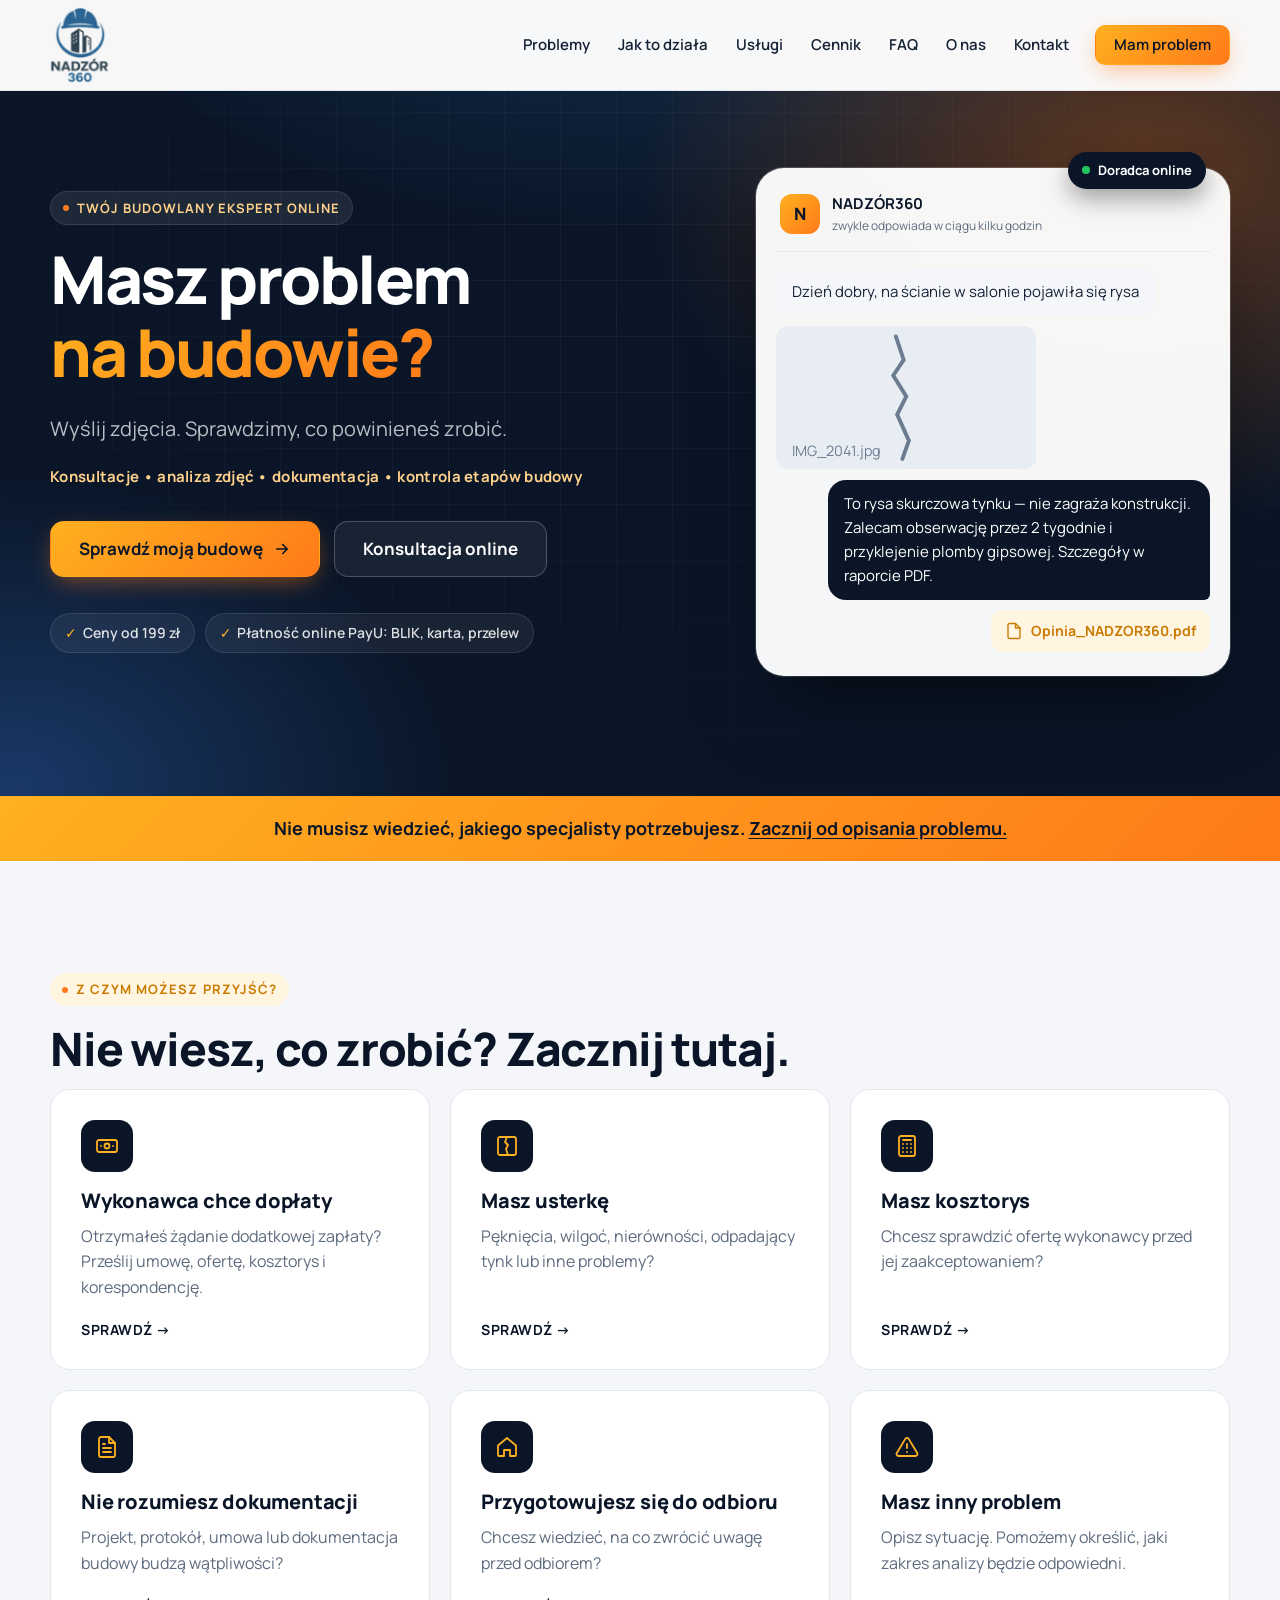
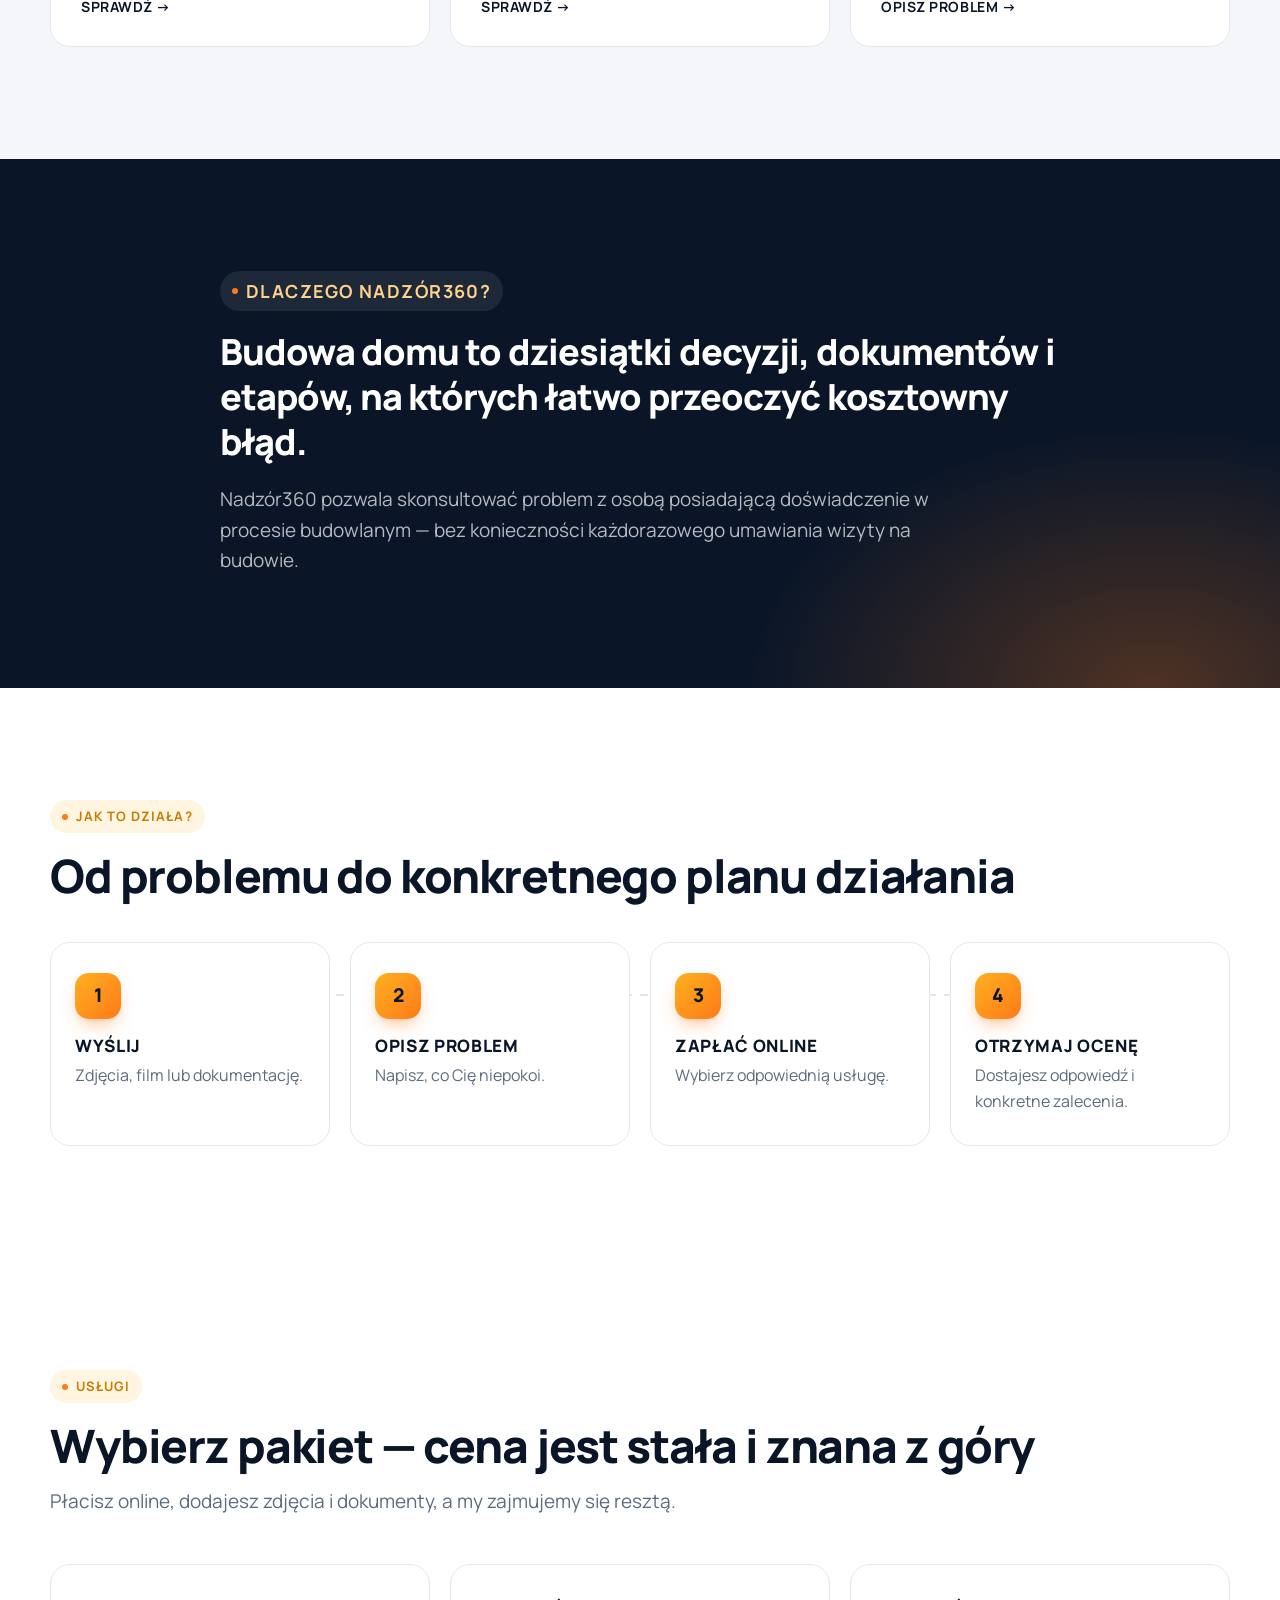
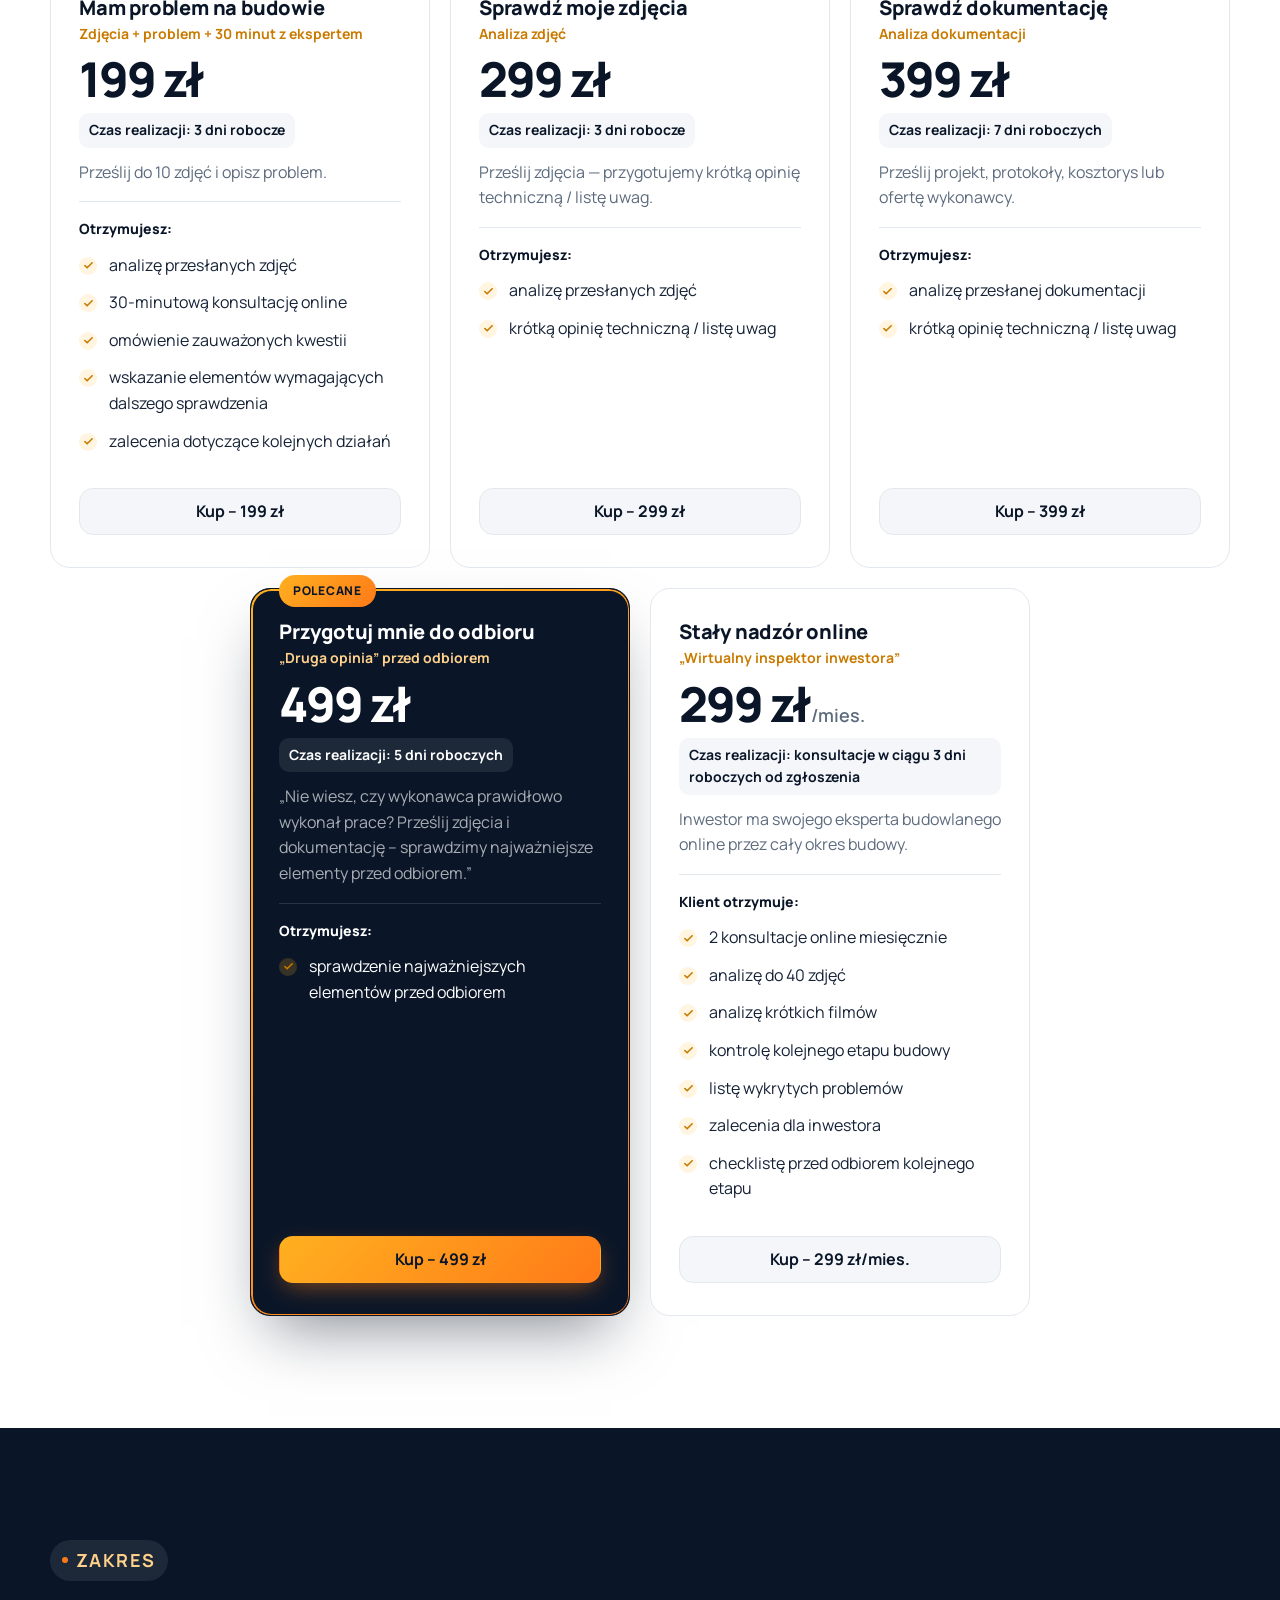
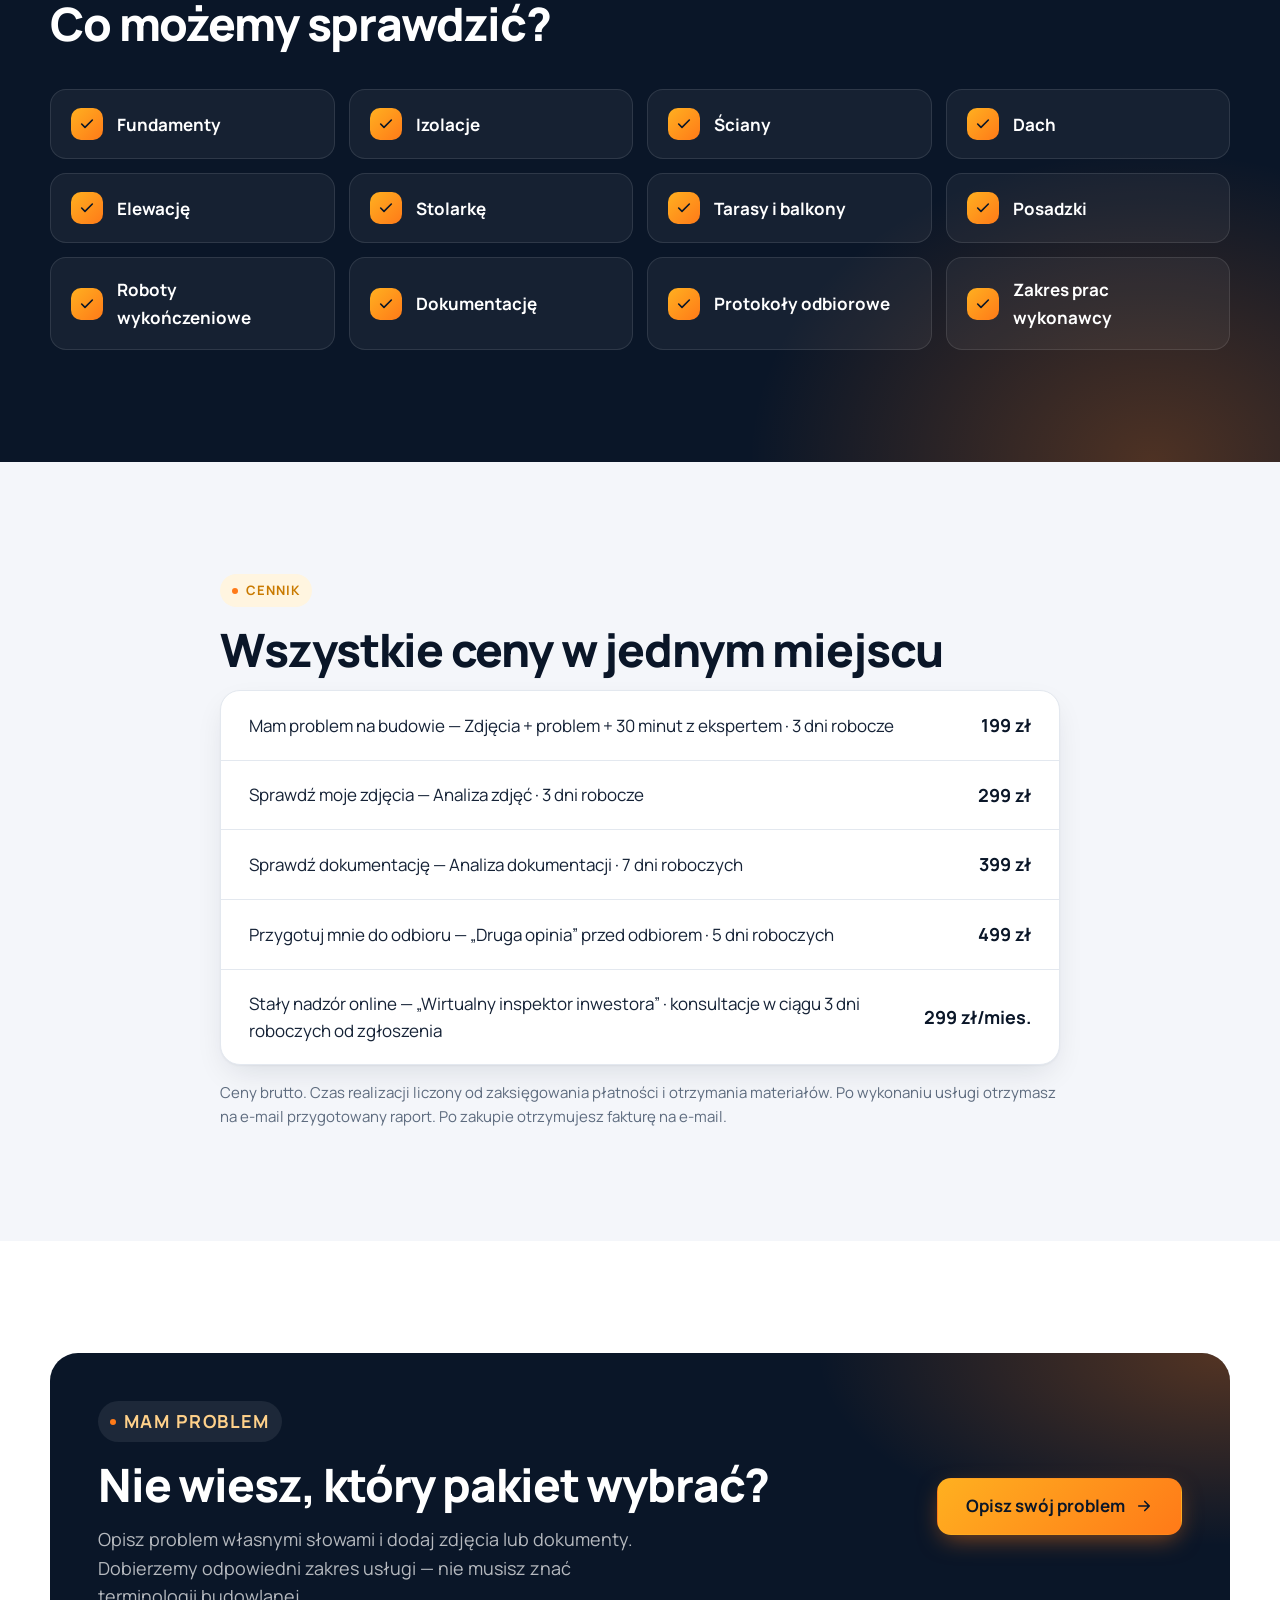
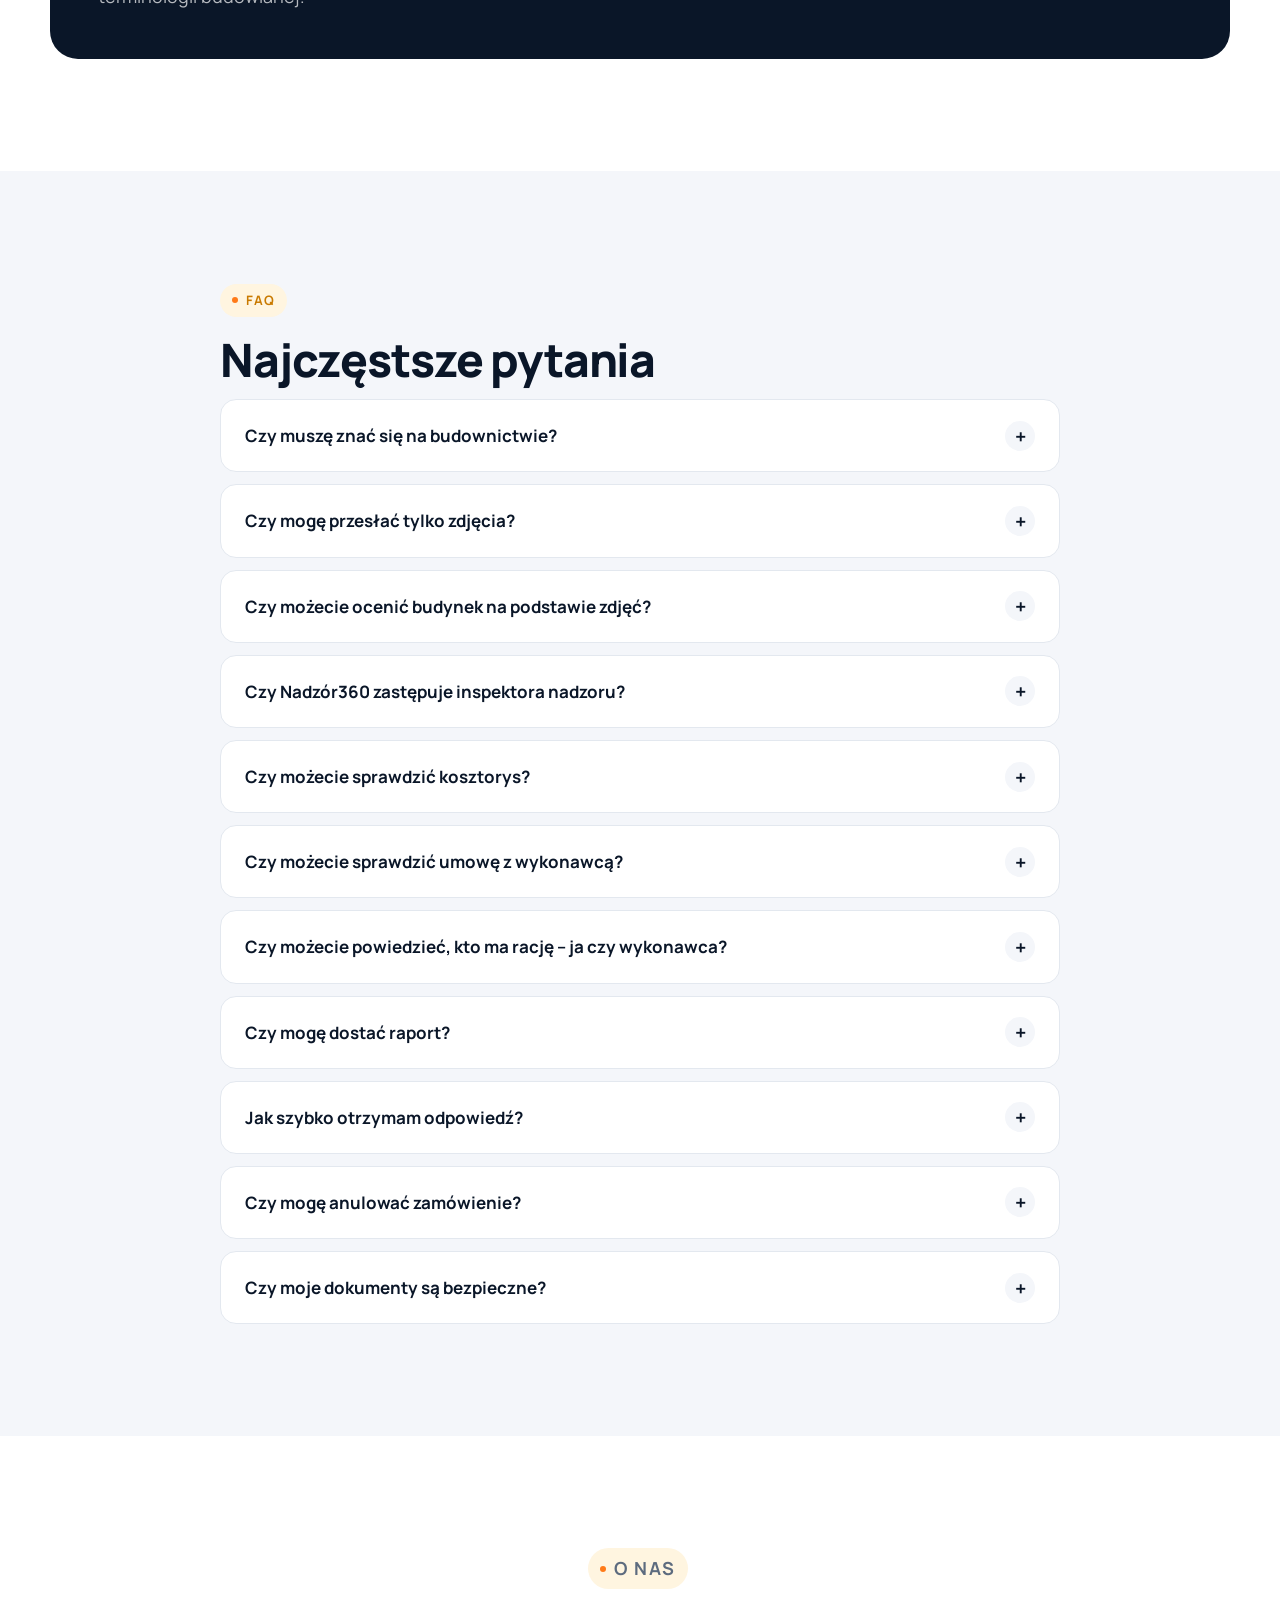
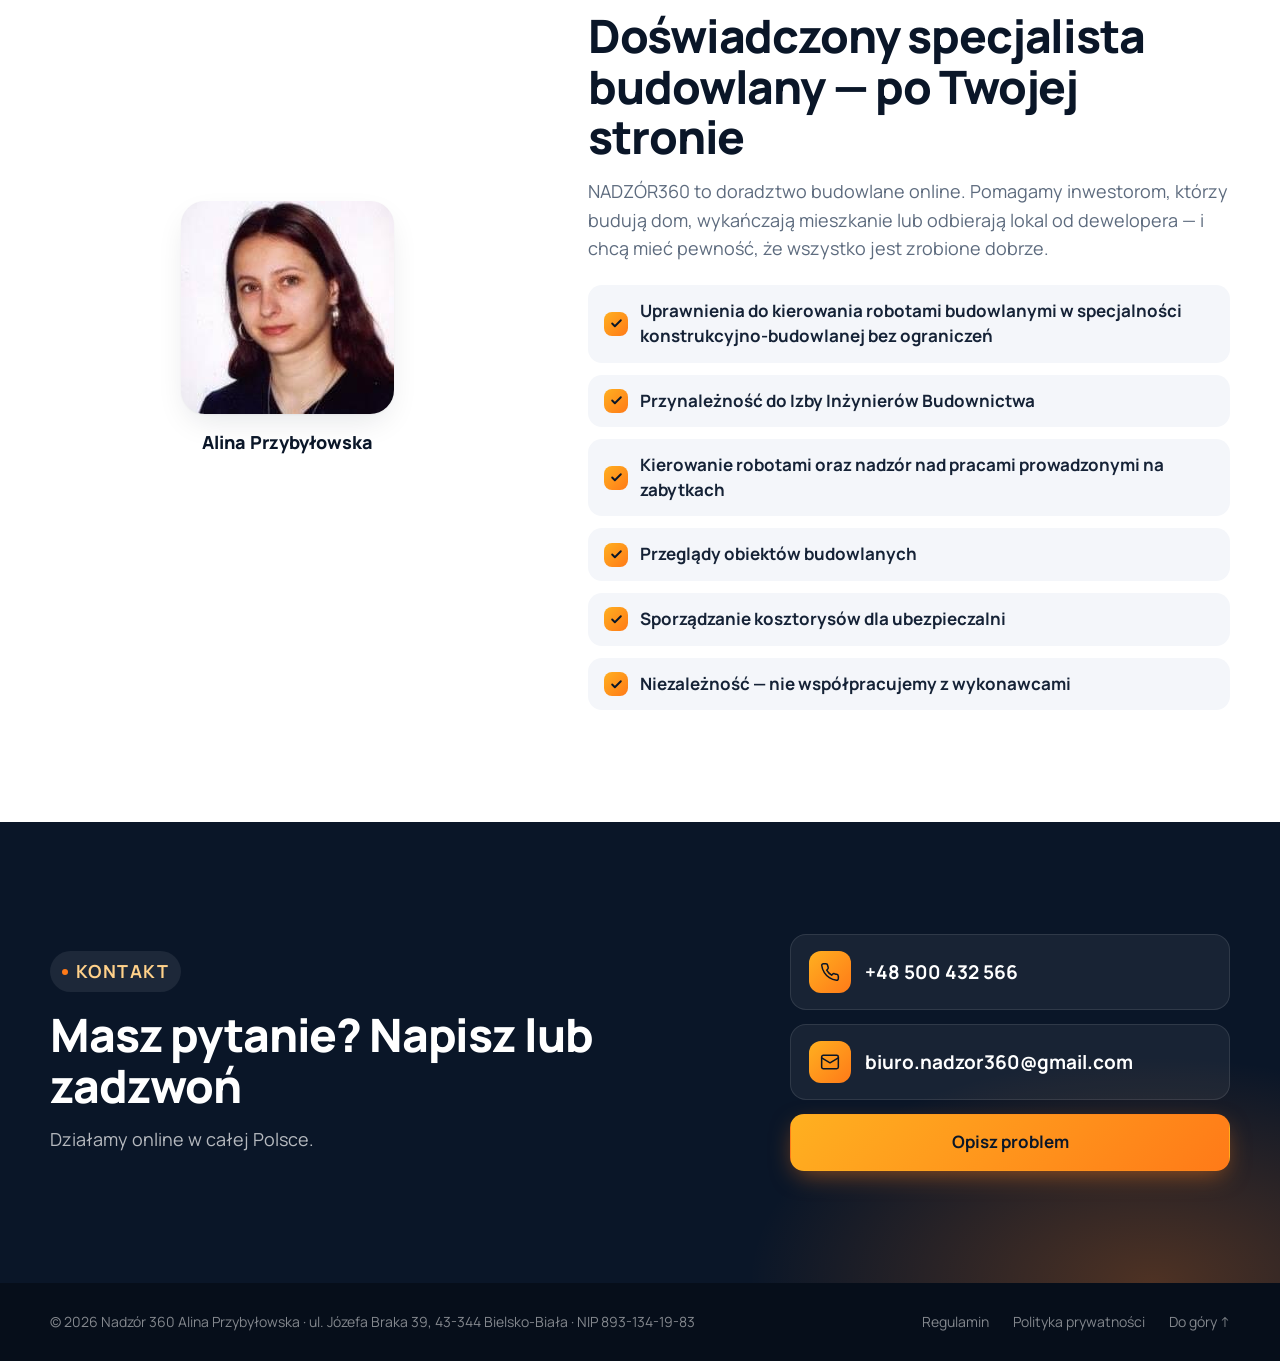
<file: index.html>
<!DOCTYPE html>
<html lang="pl">
<head>
<meta charset="UTF-8">
<meta name="viewport" content="width=device-width, initial-scale=1">
<title>NADZÓR360 — Nadzór budowlany i doradztwo online</title>
<meta name="description" content="Doradztwo budowlane online ze specjalistą. Usterki, pęknięcia, kosztorysy, odbiór mieszkania, spór z wykonawcą. Stałe ceny od 199 zł, płatność online, zdjęcia przez formularz.">
<link rel="icon" href="assets/logo-ikona.png" type="image/png">
<link rel="preconnect" href="https://fonts.googleapis.com">
<link rel="preconnect" href="https://fonts.gstatic.com" crossorigin>
<link href="https://fonts.googleapis.com/css2?family=Manrope:wght@400;500;600;700;800&family=Montserrat:wght@700&display=swap" rel="stylesheet">
<link rel="stylesheet" href="assets/style.css?v=22">
</head>
<body>

<header class="header" id="top">
  <div class="container header__inner">
    <a href="#top" class="logo" aria-label="NADZÓR360 — strona główna">
      <span class="logo__badge"><img class="logo__img" src="assets/logo-nadzor360.png" alt="NADZÓR 360" width="244" height="318"></span>
    </a>
    <nav class="nav" id="nav" aria-label="Menu główne">
      <a href="#problemy">Problemy</a>
      <a href="#jak">Jak to działa</a>
      <a href="#uslugi">Usługi</a>
      <a href="#cennik">Cennik</a>
      <a href="#faq">FAQ</a>
      <a href="#o-nas">O nas</a>
      <a href="#kontakt">Kontakt</a>
      <a href="mam-problem/" class="btn btn--accent nav__cta">Mam problem</a>
    </nav>
    <button class="burger" id="burger" aria-label="Otwórz menu" aria-expanded="false" aria-controls="nav"><span></span><span></span><span></span></button>
  </div>
</header>

<main>
<!-- START -->
<section class="hero">
  <div class="container hero__inner">
    <div class="hero__text">
      <p class="eyebrow">Twój budowlany ekspert online</p>
      <h1>Masz problem <span class="nowrap">na budowie?</span></h1>
      <p class="lead">Wyślij zdjęcia. Sprawdzimy, co powinieneś zrobić.</p>
      <p class="hero__tags">Konsultacje • analiza zdjęć • dokumentacja • kontrola etapów budowy</p>
      <div class="hero__cta">
        <a href="mam-problem/" class="btn btn--accent btn--lg">Sprawdź moją budowę <svg class="arr" viewBox="0 0 24 24" fill="none" stroke="currentColor" stroke-width="2.2" stroke-linecap="round" stroke-linejoin="round"><path d="M5 12h14M13 6l6 6-6 6"/></svg></a>
        <button type="button" class="btn btn--ghost btn--lg" data-order="Mam problem na budowie" data-price="199">Konsultacja online</button>
      </div>
      <ul class="hero__trust">
        <li>Ceny od 199 zł</li>
        <li>Płatność online PayU: BLIK, karta, przelew</li>
      </ul>
    </div>
    <div class="hero__card" aria-hidden="true">
      <div class="hero__badge"><span class="dot"></span> Doradca online</div>
      <div class="chat__head"><div class="chat__avatar">N</div><div><b>NADZÓR360</b><small>zwykle odpowiada w ciągu kilku godzin</small></div></div>
      <div class="chat">
        <div class="chat__msg chat__msg--in">Dzień dobry, na ścianie w salonie pojawiła się rysa</div>
        <div class="chat__photo"><svg viewBox="0 0 200 110"><rect width="200" height="110" rx="10" fill="#e8edf3"/><path d="M92 8l6 18-8 12 10 16-7 14 9 20-5 14" stroke="#6b7c90" stroke-width="3" fill="none" stroke-linecap="round"/><text x="12" y="100" font-size="11" fill="#6b7c90" font-family="Manrope">IMG_2041.jpg</text></svg></div>
        <div class="chat__msg chat__msg--out">To rysa skurczowa tynku — nie zagraża konstrukcji. Zalecam obserwację przez 2 tygodnie i przyklejenie plomby gipsowej. Szczegóły w raporcie PDF.</div>
        <div class="chat__file"><svg viewBox="0 0 24 24" fill="none" stroke="currentColor" stroke-width="1.8" stroke-linecap="round" stroke-linejoin="round"><path d="M14 2H6a2 2 0 0 0-2 2v16a2 2 0 0 0 2 2h12a2 2 0 0 0 2-2V8z"/><path d="M14 2v6h6"/></svg> Opinia_NADZOR360.pdf</div>
      </div>
    </div>
  </div>
</section>
<div class="hero-strip">
  <div class="container"><p>Nie musisz wiedzieć, jakiego specjalisty potrzebujesz. <a href="mam-problem/">Zacznij od opisania problemu.</a></p></div>
</div>

<!-- Z CZYM MOŻESZ PRZYJŚĆ -->
<section class="section section--alt" id="problemy">
  <div class="container">
    <p class="eyebrow">Z czym możesz przyjść?</p>
    <h2>Nie wiesz, co zrobić? Zacznij tutaj.</h2>
    <div class="problems">
      <article class="problem">
        <div class="problem__icon" aria-hidden="true"><svg viewBox="0 0 24 24" fill="none" stroke="currentColor" stroke-width="1.8" stroke-linecap="round" stroke-linejoin="round"><rect x="2" y="6" width="20" height="12" rx="2"/><circle cx="12" cy="12" r="2.5"/><path d="M6 12h.01M18 12h.01"/></svg></div>
        <h3>Wykonawca chce dopłaty</h3>
        <p>Otrzymałeś żądanie dodatkowej zapłaty? Prześlij umowę, ofertę, kosztorys i korespondencję.</p>
        <a class="link-btn" href="mam-problem/?sprawa=wykonawca">Sprawdź →</a>
      </article>
      <article class="problem">
        <div class="problem__icon" aria-hidden="true"><svg viewBox="0 0 24 24" fill="none" stroke="currentColor" stroke-width="1.8" stroke-linecap="round" stroke-linejoin="round"><rect x="3" y="3" width="18" height="18" rx="2"/><path d="m12 3-2 5 3 3-2 4 2 6"/></svg></div>
        <h3>Masz usterkę</h3>
        <p>Pęknięcia, wilgoć, nierówności, odpadający tynk lub inne problemy?</p>
        <a class="link-btn" href="mam-problem/?sprawa=usterka">Sprawdź →</a>
      </article>
      <article class="problem">
        <div class="problem__icon" aria-hidden="true"><svg viewBox="0 0 24 24" fill="none" stroke="currentColor" stroke-width="1.8" stroke-linecap="round" stroke-linejoin="round"><rect x="4" y="2" width="16" height="20" rx="2"/><path d="M8 6h8M8 10h.01M12 10h.01M16 10h.01M8 14h.01M12 14h.01M16 14h.01M8 18h.01M12 18h.01M16 18h.01"/></svg></div>
        <h3>Masz kosztorys</h3>
        <p>Chcesz sprawdzić ofertę wykonawcy przed jej zaakceptowaniem?</p>
        <a class="link-btn" href="mam-problem/?sprawa=kosztorys">Sprawdź →</a>
      </article>
      <article class="problem">
        <div class="problem__icon" aria-hidden="true"><svg viewBox="0 0 24 24" fill="none" stroke="currentColor" stroke-width="1.8" stroke-linecap="round" stroke-linejoin="round"><path d="M14 2H6a2 2 0 0 0-2 2v16a2 2 0 0 0 2 2h12a2 2 0 0 0 2-2V8z"/><path d="M14 2v6h6M16 13H8M16 17H8M10 9H8"/></svg></div>
        <h3>Nie rozumiesz dokumentacji</h3>
        <p>Projekt, protokół, umowa lub dokumentacja budowy budzą wątpliwości?</p>
        <a class="link-btn" href="mam-problem/?sprawa=dokumentacja">Sprawdź →</a>
      </article>
      <article class="problem">
        <div class="problem__icon" aria-hidden="true"><svg viewBox="0 0 24 24" fill="none" stroke="currentColor" stroke-width="1.8" stroke-linecap="round" stroke-linejoin="round"><path d="M3 10.5 12 3l9 7.5V20a1 1 0 0 1-1 1h-5v-6h-6v6H4a1 1 0 0 1-1-1z"/></svg></div>
        <h3>Przygotowujesz się do odbioru</h3>
        <p>Chcesz wiedzieć, na co zwrócić uwagę przed odbiorem?</p>
        <a class="link-btn" href="mam-problem/?sprawa=odbi%C3%B3r">Sprawdź →</a>
      </article>
      <article class="problem">
        <div class="problem__icon" aria-hidden="true"><svg viewBox="0 0 24 24" fill="none" stroke="currentColor" stroke-width="1.8" stroke-linecap="round" stroke-linejoin="round"><path d="M10.3 3.9 1.8 18a2 2 0 0 0 1.7 3h17a2 2 0 0 0 1.7-3L13.7 3.9a2 2 0 0 0-3.4 0z"/><path d="M12 9v4M12 17h.01"/></svg></div>
        <h3>Masz inny problem</h3>
        <p>Opisz sytuację. Pomożemy określić, jaki zakres analizy będzie odpowiedni.</p>
        <a class="link-btn" href="mam-problem/?sprawa=inne">Opisz problem →</a>
      </article>
    </div>
  </div>
</section>

<!-- DLACZEGO -->
<section class="section section--dark why" id="dlaczego">
  <div class="container container--narrow">
    <p class="eyebrow">Dlaczego Nadzór360?</p>
    <h2>Budowa domu to dziesiątki decyzji, dokumentów i etapów, na których łatwo przeoczyć kosztowny błąd.</h2>
    <p>Nadzór360 pozwala skonsultować problem z osobą posiadającą doświadczenie w procesie budowlanym — bez konieczności każdorazowego umawiania wizyty na budowie.</p>
  </div>
</section>

<!-- JAK TO DZIAŁA -->
<section class="section" id="jak">
  <div class="container">
    <p class="eyebrow">Jak to działa?</p>
    <h2>Od problemu do konkretnego planu działania</h2>
    <ol class="steps steps--caps">
      <li><span>1</span><h3>Wyślij</h3><p>Zdjęcia, film lub dokumentację.</p></li>
      <li><span>2</span><h3>Opisz problem</h3><p>Napisz, co Cię niepokoi.</p></li>
      <li><span>3</span><h3>Zapłać online</h3><p>Wybierz odpowiednią usługę.</p></li>
      <li><span>4</span><h3>Otrzymaj ocenę</h3><p>Dostajesz odpowiedź i konkretne zalecenia.</p></li>
    </ol>
  </div>
</section>

<!-- USŁUGI -->
<section class="section" id="uslugi">
  <div class="container">
    <p class="eyebrow">Usługi</p>
    <h2>Wybierz pakiet — cena jest stała i znana z góry</h2>
    <p class="section__lead">Płacisz online, dodajesz zdjęcia i dokumenty, a my zajmujemy się resztą.</p>
    <div class="plans">
      <article class="plan">
        <h3>Mam problem na budowie</h3>
        <p class="plan__sub">Zdjęcia + problem + 30 minut z ekspertem</p>
        <p class="plan__price">199 zł</p>
        <p class="plan__time">Czas realizacji: 3 dni robocze</p>
        <p class="plan__desc">Prześlij do 10 zdjęć i opisz problem.</p>
        <p class="plan__lab">Otrzymujesz:</p>
        <ul>
          <li>analizę przesłanych zdjęć</li>
          <li>30-minutową konsultację online</li>
          <li>omówienie zauważonych kwestii</li>
          <li>wskazanie elementów wymagających dalszego sprawdzenia</li>
          <li>zalecenia dotyczące kolejnych działań</li>
        </ul>
        <button class="btn btn--outline" data-order="Mam problem na budowie" data-price="199">Kup – 199 zł</button>
      </article>
      <article class="plan">
        <h3>Sprawdź moje zdjęcia</h3>
        <p class="plan__sub">Analiza zdjęć</p>
        <p class="plan__price">299 zł</p>
        <p class="plan__time">Czas realizacji: 3 dni robocze</p>
        <p class="plan__desc">Prześlij zdjęcia — przygotujemy krótką opinię techniczną / listę uwag.</p>
        <p class="plan__lab">Otrzymujesz:</p>
        <ul>
          <li>analizę przesłanych zdjęć</li>
          <li>krótką opinię techniczną / listę uwag</li>
        </ul>
        <button class="btn btn--outline" data-order="Sprawdź moje zdjęcia" data-price="299">Kup – 299 zł</button>
      </article>
      <article class="plan">
        <h3>Sprawdź dokumentację</h3>
        <p class="plan__sub">Analiza dokumentacji</p>
        <p class="plan__price">399 zł</p>
        <p class="plan__time">Czas realizacji: 7 dni roboczych</p>
        <p class="plan__desc">Prześlij projekt, protokoły, kosztorys lub ofertę wykonawcy.</p>
        <p class="plan__lab">Otrzymujesz:</p>
        <ul>
          <li>analizę przesłanej dokumentacji</li>
          <li>krótką opinię techniczną / listę uwag</li>
        </ul>
        <button class="btn btn--outline" data-order="Sprawdź dokumentację" data-price="399">Kup – 399 zł</button>
      </article>
      <article class="plan plan--featured">
        <span class="plan__badge">Polecane</span>
        <h3>Przygotuj mnie do odbioru</h3>
        <p class="plan__sub">„Druga opinia” przed odbiorem</p>
        <p class="plan__price">499 zł</p>
        <p class="plan__time">Czas realizacji: 5 dni roboczych</p>
        <p class="plan__desc">„Nie wiesz, czy wykonawca prawidłowo wykonał prace? Prześlij zdjęcia i dokumentację – sprawdzimy najważniejsze elementy przed odbiorem.”</p>
        <p class="plan__lab">Otrzymujesz:</p>
        <ul>
          <li>sprawdzenie najważniejszych elementów przed odbiorem</li>
        </ul>
        <button class="btn btn--accent" data-order="Przygotuj mnie do odbioru" data-price="499">Kup – 499 zł</button>
      </article>
      <article class="plan">
        <h3>Stały nadzór online</h3>
        <p class="plan__sub">„Wirtualny inspektor inwestora”</p>
        <p class="plan__price">299 zł<small>/mies.</small></p>
        <p class="plan__time">Czas realizacji: konsultacje w ciągu 3 dni roboczych od zgłoszenia</p>
        <p class="plan__desc">Inwestor ma swojego eksperta budowlanego online przez cały okres budowy.</p>
        <p class="plan__lab">Klient otrzymuje:</p>
        <ul>
          <li>2 konsultacje online miesięcznie</li>
          <li>analizę do 40 zdjęć</li>
          <li>analizę krótkich filmów</li>
          <li>kontrolę kolejnego etapu budowy</li>
          <li>listę wykrytych problemów</li>
          <li>zalecenia dla inwestora</li>
          <li>checklistę przed odbiorem kolejnego etapu</li>
        </ul>
        <button class="btn btn--outline" data-order="Stały nadzór online" data-price="299" data-suffix="/mies.">Kup – 299 zł/mies.</button>
      </article>
    </div>
  </div>
</section>

<!-- CO MOŻEMY SPRAWDZIĆ -->
<section class="section section--dark scope" id="zakres">
  <div class="container">
    <p class="eyebrow">Zakres</p>
    <h2>Co możemy sprawdzić?</h2>
    <ul class="scope__grid">
      <li><span class="scope__ic"><svg viewBox="0 0 24 24" fill="none" stroke="currentColor" stroke-width="2.4" stroke-linecap="round" stroke-linejoin="round"><path d="M20 6 9 17l-5-5"/></svg></span>Fundamenty</li>
      <li><span class="scope__ic"><svg viewBox="0 0 24 24" fill="none" stroke="currentColor" stroke-width="2.4" stroke-linecap="round" stroke-linejoin="round"><path d="M20 6 9 17l-5-5"/></svg></span>Izolacje</li>
      <li><span class="scope__ic"><svg viewBox="0 0 24 24" fill="none" stroke="currentColor" stroke-width="2.4" stroke-linecap="round" stroke-linejoin="round"><path d="M20 6 9 17l-5-5"/></svg></span>Ściany</li>
      <li><span class="scope__ic"><svg viewBox="0 0 24 24" fill="none" stroke="currentColor" stroke-width="2.4" stroke-linecap="round" stroke-linejoin="round"><path d="M20 6 9 17l-5-5"/></svg></span>Dach</li>
      <li><span class="scope__ic"><svg viewBox="0 0 24 24" fill="none" stroke="currentColor" stroke-width="2.4" stroke-linecap="round" stroke-linejoin="round"><path d="M20 6 9 17l-5-5"/></svg></span>Elewację</li>
      <li><span class="scope__ic"><svg viewBox="0 0 24 24" fill="none" stroke="currentColor" stroke-width="2.4" stroke-linecap="round" stroke-linejoin="round"><path d="M20 6 9 17l-5-5"/></svg></span>Stolarkę</li>
      <li><span class="scope__ic"><svg viewBox="0 0 24 24" fill="none" stroke="currentColor" stroke-width="2.4" stroke-linecap="round" stroke-linejoin="round"><path d="M20 6 9 17l-5-5"/></svg></span>Tarasy i balkony</li>
      <li><span class="scope__ic"><svg viewBox="0 0 24 24" fill="none" stroke="currentColor" stroke-width="2.4" stroke-linecap="round" stroke-linejoin="round"><path d="M20 6 9 17l-5-5"/></svg></span>Posadzki</li>
      <li><span class="scope__ic"><svg viewBox="0 0 24 24" fill="none" stroke="currentColor" stroke-width="2.4" stroke-linecap="round" stroke-linejoin="round"><path d="M20 6 9 17l-5-5"/></svg></span>Roboty wykończeniowe</li>
      <li><span class="scope__ic"><svg viewBox="0 0 24 24" fill="none" stroke="currentColor" stroke-width="2.4" stroke-linecap="round" stroke-linejoin="round"><path d="M20 6 9 17l-5-5"/></svg></span>Dokumentację</li>
      <li><span class="scope__ic"><svg viewBox="0 0 24 24" fill="none" stroke="currentColor" stroke-width="2.4" stroke-linecap="round" stroke-linejoin="round"><path d="M20 6 9 17l-5-5"/></svg></span>Protokoły odbiorowe</li>
      <li><span class="scope__ic"><svg viewBox="0 0 24 24" fill="none" stroke="currentColor" stroke-width="2.4" stroke-linecap="round" stroke-linejoin="round"><path d="M20 6 9 17l-5-5"/></svg></span>Zakres prac wykonawcy</li>
    </ul>
  </div>
</section>

<!-- CENNIK -->
<section class="section section--alt" id="cennik">
  <div class="container container--narrow">
    <p class="eyebrow">Cennik</p>
    <h2>Wszystkie ceny w jednym miejscu</h2>
    <div class="pricelist">
      <div class="pricelist__row"><span>Mam problem na budowie — Zdjęcia + problem + 30 minut z ekspertem · 3 dni robocze</span><b>199 zł</b></div>
      <div class="pricelist__row"><span>Sprawdź moje zdjęcia — Analiza zdjęć · 3 dni robocze</span><b>299 zł</b></div>
      <div class="pricelist__row"><span>Sprawdź dokumentację — Analiza dokumentacji · 7 dni roboczych</span><b>399 zł</b></div>
      <div class="pricelist__row"><span>Przygotuj mnie do odbioru — „Druga opinia” przed odbiorem · 5 dni roboczych</span><b>499 zł</b></div>
      <div class="pricelist__row"><span>Stały nadzór online — „Wirtualny inspektor inwestora” · konsultacje w ciągu 3 dni roboczych od zgłoszenia</span><b>299 zł/mies.</b></div>
    </div>
    <p class="note">Ceny brutto. Czas realizacji liczony od zaksięgowania płatności i otrzymania materiałów. Po wykonaniu usługi otrzymasz na e-mail przygotowany raport. Po zakupie otrzymujesz fakturę na e-mail.</p>
  </div>
</section>

<!-- MAM PROBLEM -->
<section class="section" id="mam-problem">
  <div class="container">
    <div class="cta-box">
      <div>
        <p class="eyebrow">Mam problem</p>
        <h2>Nie wiesz, który pakiet wybrać?</h2>
        <p>Opisz problem własnymi słowami i dodaj zdjęcia lub dokumenty. Dobierzemy odpowiedni zakres usługi — nie musisz znać terminologii budowlanej.</p>
      </div>
      <a href="mam-problem/" class="btn btn--accent btn--lg">Opisz swój problem <svg class="arr" viewBox="0 0 24 24" fill="none" stroke="currentColor" stroke-width="2.2" stroke-linecap="round" stroke-linejoin="round"><path d="M5 12h14M13 6l6 6-6 6"/></svg></a>
    </div>
  </div>
</section>

<!-- FAQ -->
<section class="section section--alt" id="faq">
  <div class="container container--narrow">
    <p class="eyebrow">FAQ</p>
    <h2>Najczęstsze pytania</h2>
    <div class="faq">
      <details><summary>Czy muszę znać się na budownictwie?</summary><p>Nie. Wystarczy, że opiszesz problem własnymi słowami i prześlesz materiały, które posiadasz.</p></details>
      <details><summary>Czy mogę przesłać tylko zdjęcia?</summary><p>Tak. Zakres możliwej analizy zależy jednak od rodzaju problemu.</p></details>
      <details><summary>Czy możecie ocenić budynek na podstawie zdjęć?</summary><p>W określonym zakresie. Jeżeli rzetelna ocena wymaga oględzin, pomiarów lub badań, poinformujemy o tym.</p></details>
      <details><summary>Czy Nadzór360 zastępuje inspektora nadzoru?</summary><p>Nie. Konsultacja online nie zastępuje funkcji uczestnika procesu budowlanego ani czynności wymagających obecności na budowie.</p></details>
      <details><summary>Czy możecie sprawdzić kosztorys?</summary><p>Tak. Możemy przeanalizować przekazany kosztorys lub ofertę w zakresie odpowiadającym wybranej usłudze.</p></details>
      <details><summary>Czy możecie sprawdzić umowę z wykonawcą?</summary><p>Możemy wskazać kwestie wymagające wyjaśnienia z perspektywy technicznego zakresu robót. Analiza prawna wymaga odpowiednio kwalifikowanej usługi prawnej.</p></details>
      <details><summary>Czy możecie powiedzieć, kto ma rację – ja czy wykonawca?</summary><p>Celem analizy jest wskazanie faktów, dokumentów i kwestii technicznych wymagających weryfikacji. W sprawach wymagających oceny prawnej należy skorzystać z pomocy prawnika.</p></details>
      <details><summary>Czy mogę dostać raport?</summary><p>Tak. Raport jest elementem wybranych usług.</p></details>
      <details><summary>Jak szybko otrzymam odpowiedź?</summary><p>Termin zależy od wybranej usługi.</p></details>
      <details><summary>Czy mogę anulować zamówienie?</summary><p>Zasady odstąpienia od umowy zależą m.in. od rodzaju usługi i momentu rozpoczęcia jej wykonywania. Szczegółowe informacje znajdują się w <a href="regulamin/">regulaminie</a>.</p></details>
      <details><summary>Czy moje dokumenty są bezpieczne?</summary><p>Materiały są wykorzystywane w celu realizacji zamówionej usługi zgodnie z zasadami określonymi w polityce prywatności.</p></details>
    </div>
  </div>
</section>

<!-- O NAS -->
<section class="section" id="o-nas">
  <div class="container about">
    <figure class="about__person">
      <img src="assets/alina-przybylowska.jpg" alt="Alina Przybyłowska — Nadzór360" width="213" height="213" loading="lazy">
      <figcaption>Alina Przybyłowska</figcaption>
    </figure>
    <div>
      <p class="eyebrow">O nas</p>
      <h2>Doświadczony specjalista budowlany — po Twojej stronie</h2>
      <p>NADZÓR360 to doradztwo budowlane online. Pomagamy inwestorom, którzy budują dom, wykańczają mieszkanie lub odbierają lokal od dewelopera — i chcą mieć pewność, że wszystko jest zrobione dobrze.</p>
      <ul class="about__list">
        <li>Uprawnienia do kierowania robotami budowlanymi w specjalności konstrukcyjno-budowlanej bez ograniczeń</li>
        <li>Przynależność do Izby Inżynierów Budownictwa</li>
        <li>Kierowanie robotami oraz nadzór nad pracami prowadzonymi na zabytkach</li>
        <li>Przeglądy obiektów budowlanych</li>
        <li>Sporządzanie kosztorysów dla ubezpieczalni</li>
        <li>Niezależność — nie współpracujemy z wykonawcami</li>
      </ul>
    </div>
  </div>
</section>

<!-- KONTAKT -->
<section class="section section--dark" id="kontakt">
  <div class="container contact">
    <div>
      <p class="eyebrow">Kontakt</p>
      <h2>Masz pytanie? Napisz lub zadzwoń</h2>
      <p>Działamy online w całej Polsce.</p>
    </div>
    <div class="contact__items">
      <a href="tel:+48500432566" class="contact__item"><i class="contact__icon"><svg viewBox="0 0 24 24" fill="none" stroke="currentColor" stroke-width="1.8" stroke-linecap="round" stroke-linejoin="round"><path d="M22 16.9v3a2 2 0 0 1-2.2 2 19.8 19.8 0 0 1-8.6-3.1 19.5 19.5 0 0 1-6-6A19.8 19.8 0 0 1 2.1 4.2 2 2 0 0 1 4.1 2h3a2 2 0 0 1 2 1.7c.1.9.4 1.8.7 2.7a2 2 0 0 1-.5 2.1L8 9.8a16 16 0 0 0 6 6l1.3-1.3a2 2 0 0 1 2.1-.4c.9.3 1.8.6 2.7.7a2 2 0 0 1 1.7 2z"/></svg></i><span>+48 500 432 566</span></a>
      <a href="mailto:biuro.nadzor360@gmail.com" class="contact__item"><i class="contact__icon"><svg viewBox="0 0 24 24" fill="none" stroke="currentColor" stroke-width="1.8" stroke-linecap="round" stroke-linejoin="round"><rect x="2" y="4" width="20" height="16" rx="2"/><path d="m22 7-10 6L2 7"/></svg></i><span>biuro.nadzor360@gmail.com</span></a>
      <a href="mam-problem/" class="btn btn--accent btn--lg">Opisz problem</a>
    </div>
  </div>
</section>
</main>

<footer class="footer">
  <div class="container footer__inner">
    <span>© 2026 Nadzór 360 Alina Przybyłowska · ul. Józefa Braka 39, 43-344 Bielsko-Biała · NIP 893-134-19-83</span>
    <nav class="footer__links"><a href="regulamin/">Regulamin</a><a href="polityka-prywatnosci/">Polityka prywatności</a><a href="#top">Do góry ↑</a></nav>
  </div>
</footer>

<!-- ZAMÓWIENIE -->
<div class="modal" id="orderModal" hidden>
  <div class="modal__backdrop" data-close></div>
  <div class="modal__dialog" role="dialog" aria-modal="true" aria-labelledby="orderTitle">
    <button class="modal__close" data-close aria-label="Zamknij">×</button>

    <div class="step" data-step="1">
      <h3 id="orderTitle">Pakiet <span data-plan></span> — <span data-price></span></h3>
      <form class="form" id="orderForm" novalidate>
        <input type="hidden" name="pakiet">
        <div class="form__row">
          <label>Imię i nazwisko<input name="imie" required autocomplete="name"></label>
          <label>E-mail<input name="email" type="email" required autocomplete="email"></label>
        </div>
        <label>Telefon<input name="tel" type="tel" autocomplete="tel"></label>
        <label>Krótki opis problemu<textarea name="opis" rows="3" required></textarea></label>
        <label class="upload">
          <input type="file" accept="image/*,.pdf,.doc,.docx,.xls,.xlsx" multiple data-previews="orderPreviews">
          <span class="upload__box"><i class="upload__icon"><svg viewBox="0 0 24 24" fill="none" stroke="currentColor" stroke-width="1.8" stroke-linecap="round" stroke-linejoin="round"><path d="M14.5 4h-5L7 7H4a2 2 0 0 0-2 2v9a2 2 0 0 0 2 2h16a2 2 0 0 0 2-2V9a2 2 0 0 0-2-2h-3z"/><circle cx="12" cy="13" r="3.5"/></svg></i><b>Dodaj zdjęcia i dokumenty</b><small>JPG, PNG, PDF — możesz też dosłać później</small></span>
        </label>
        <div class="previews" id="orderPreviews"></div>
        <label class="check"><input type="checkbox" name="fv"> Chcę fakturę na firmę</label>
        <label class="check"><input type="checkbox" name="regulamin" required> <span>Akceptuję <a href="regulamin/" target="_blank" rel="noopener">regulamin</a></span></label>
        <label class="check"><input type="checkbox" name="zgoda_start" required> <span>Żądam rozpoczęcia świadczenia usługi przed upływem 14-dniowego terminu na odstąpienie od umowy.</span></label>
        <label class="check"><input type="checkbox" name="zgoda_utrata" required> <span>Przyjmuję do wiadomości, że po pełnym wykonaniu usługi (odbyciu konsultacji lub wysłaniu odpowiedzi na e-mail) tracę prawo do odstąpienia od umowy.</span></label>
        <p class="pay-note">Po kliknięciu „Zamawiam i płacę” przejdziesz do bezpiecznej płatności PayU (BLIK, karta, szybki przelew). Realizację rozpoczynamy po zaksięgowaniu wpłaty. Administratorem danych jest Nadzór 360 Alina Przybyłowska — szczegóły w <a href="polityka-prywatnosci/" target="_blank" rel="noopener">polityce prywatności</a>.</p>
        <p class="form-error" id="orderError" hidden></p>
        <button class="btn btn--accent btn--lg btn--block" type="submit">Zamawiam i płacę <svg class="arr" viewBox="0 0 24 24" fill="none" stroke="currentColor" stroke-width="2.2" stroke-linecap="round" stroke-linejoin="round"><path d="M5 12h14M13 6l6 6-6 6"/></svg></button>
      </form>
    </div>

    <div class="step" data-step="2" hidden>
      <div class="done">
        <div class="done__icon"><svg viewBox="0 0 24 24" fill="none" stroke="currentColor" stroke-width="1.8" stroke-linecap="round" stroke-linejoin="round"><path d="M20 6 9 17l-5-5"/></svg></div>
        <h3>Dziękujemy!</h3>
        <p>Zamówienie <b data-plan></b> zostało przyjęte. Dane do płatności i potwierdzenie wyślemy na podany adres e-mail.</p>
        <button class="btn btn--outline" data-close type="button">Zamknij</button>
      </div>
    </div>
  </div>
</div>

<script src="assets/app.js?v=7"></script>
</body>
</html>
</file>
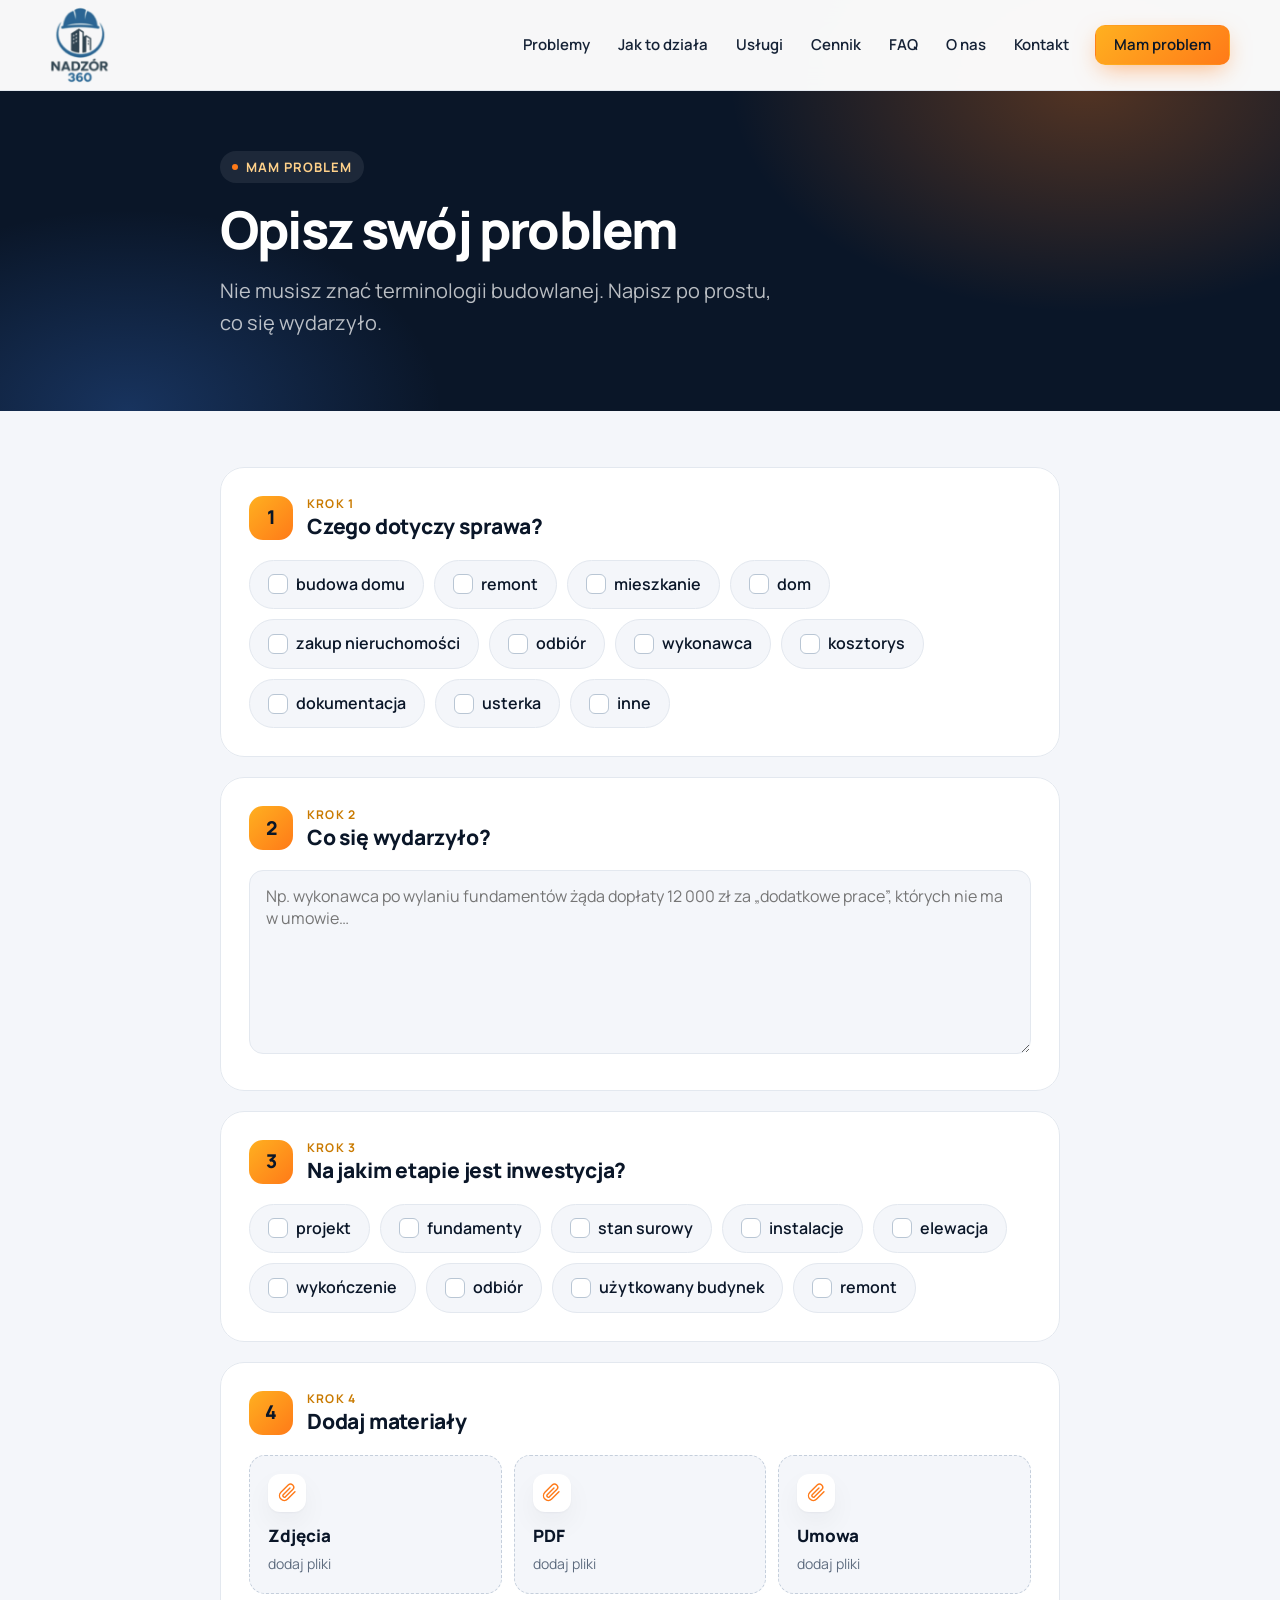
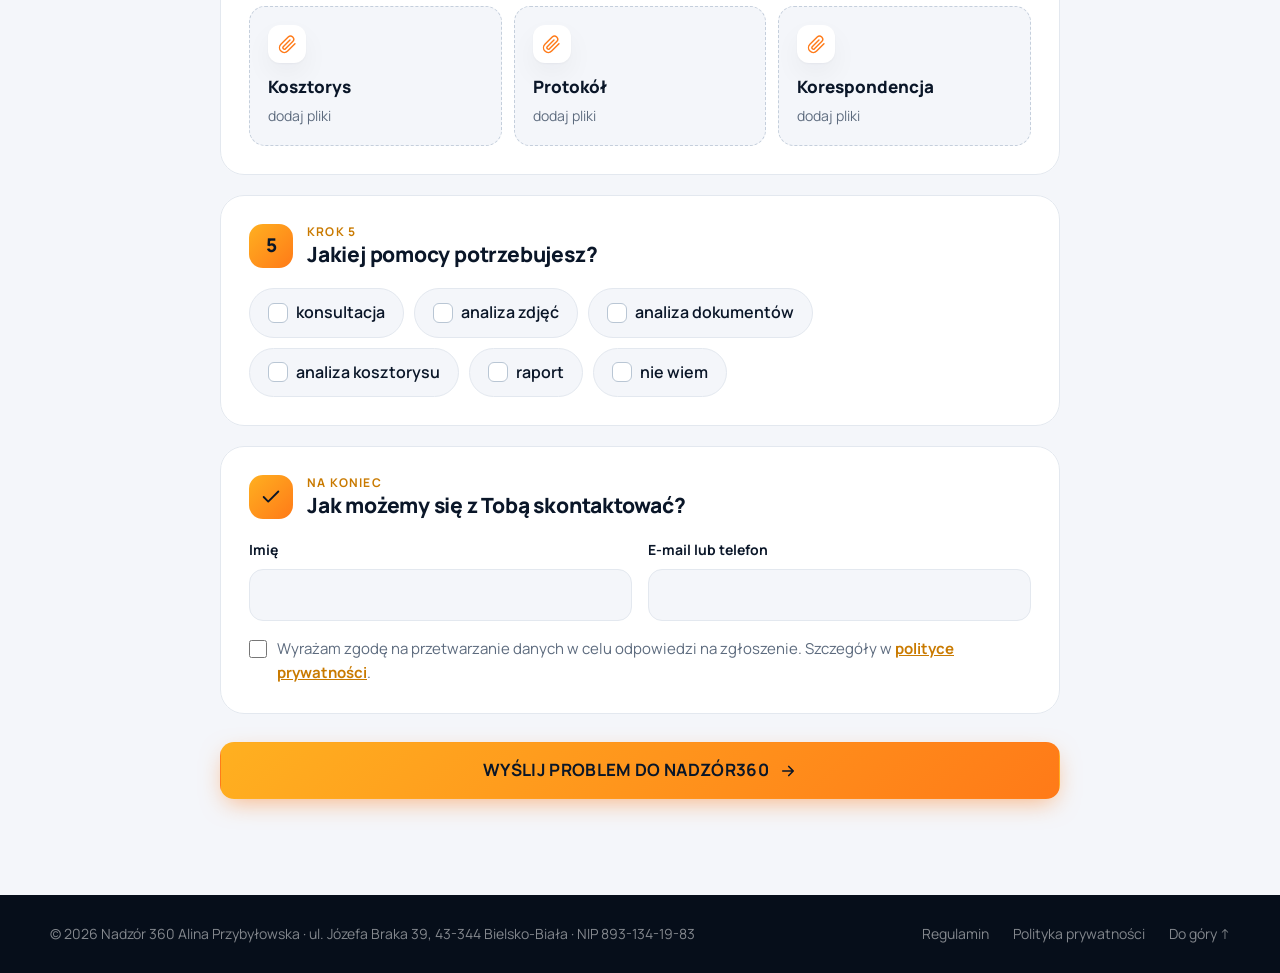
<file: mam-problem/index.html>
<!DOCTYPE html>
<html lang="pl">
<head>
<meta charset="UTF-8">
<meta name="viewport" content="width=device-width, initial-scale=1">
<title>Opisz swój problem — NADZÓR360</title>
<meta name="description" content="Opisz swój problem budowlany własnymi słowami, dodaj zdjęcia i dokumenty. NADZÓR360 dobierze odpowiedni zakres konsultacji online.">
<link rel="icon" href="../assets/logo-ikona.png" type="image/png">
<link rel="preconnect" href="https://fonts.googleapis.com">
<link rel="preconnect" href="https://fonts.gstatic.com" crossorigin>
<link href="https://fonts.googleapis.com/css2?family=Manrope:wght@400;500;600;700;800&family=Montserrat:wght@700&display=swap" rel="stylesheet">
<link rel="stylesheet" href="../assets/style.css?v=22">
</head>
<body>

<header class="header scrolled" id="top">
  <div class="container header__inner">
    <a href="../" class="logo" aria-label="NADZÓR360 — strona główna">
      <span class="logo__badge"><img class="logo__img" src="../assets/logo-nadzor360.png" alt="NADZÓR 360" width="244" height="318"></span>
    </a>
    <nav class="nav" id="nav" aria-label="Menu główne">
      <a href="../#problemy">Problemy</a>
      <a href="../#jak">Jak to działa</a>
      <a href="../#uslugi">Usługi</a>
      <a href="../#cennik">Cennik</a>
      <a href="../#faq">FAQ</a>
      <a href="../#o-nas">O nas</a>
      <a href="../#kontakt">Kontakt</a>
      <a href="./" class="btn btn--accent nav__cta" aria-current="page">Mam problem</a>
    </nav>
    <button class="burger" id="burger" aria-label="Otwórz menu" aria-expanded="false" aria-controls="nav"><span></span><span></span><span></span></button>
  </div>
</header>

<main>
<section class="page-hero">
  <div class="container container--narrow">
    <p class="eyebrow">Mam problem</p>
    <h1>Opisz swój problem</h1>
    <p class="lead">Nie musisz znać terminologii budowlanej. Napisz po prostu, co się wydarzyło.</p>
  </div>
</section>

<section class="section section--alt section--tight">
  <div class="container container--narrow">
    <form class="wizard" id="wizard" novalidate>

      <fieldset class="wstep" data-need="k1">
        <legend><span class="wstep__num">1</span><span><small>Krok 1</small>Czego dotyczy sprawa?</span></legend>
        <div class="chips">
          <label class="chip"><input type="checkbox" name="k1" value="budowa domu"><span>budowa domu</span></label>
          <label class="chip"><input type="checkbox" name="k1" value="remont"><span>remont</span></label>
          <label class="chip"><input type="checkbox" name="k1" value="mieszkanie"><span>mieszkanie</span></label>
          <label class="chip"><input type="checkbox" name="k1" value="dom"><span>dom</span></label>
          <label class="chip"><input type="checkbox" name="k1" value="zakup nieruchomości"><span>zakup nieruchomości</span></label>
          <label class="chip"><input type="checkbox" name="k1" value="odbiór"><span>odbiór</span></label>
          <label class="chip"><input type="checkbox" name="k1" value="wykonawca"><span>wykonawca</span></label>
          <label class="chip"><input type="checkbox" name="k1" value="kosztorys"><span>kosztorys</span></label>
          <label class="chip"><input type="checkbox" name="k1" value="dokumentacja"><span>dokumentacja</span></label>
          <label class="chip"><input type="checkbox" name="k1" value="usterka"><span>usterka</span></label>
          <label class="chip"><input type="checkbox" name="k1" value="inne"><span>inne</span></label>
        </div>
        <p class="wstep__err">Zaznacz przynajmniej jedną odpowiedź.</p>
      </fieldset>

      <fieldset class="wstep" data-need="opis">
        <legend><span class="wstep__num">2</span><span><small>Krok 2</small>Co się wydarzyło?</span></legend>
        <textarea name="opis" rows="7" placeholder="Np. wykonawca po wylaniu fundamentów żąda dopłaty 12 000 zł za „dodatkowe prace”, których nie ma w umowie…"></textarea>
        <p class="wstep__err">Opisz krótko, co się wydarzyło.</p>
      </fieldset>

      <fieldset class="wstep" data-need="k3">
        <legend><span class="wstep__num">3</span><span><small>Krok 3</small>Na jakim etapie jest inwestycja?</span></legend>
        <div class="chips">
          <label class="chip"><input type="checkbox" name="k3" value="projekt"><span>projekt</span></label>
          <label class="chip"><input type="checkbox" name="k3" value="fundamenty"><span>fundamenty</span></label>
          <label class="chip"><input type="checkbox" name="k3" value="stan surowy"><span>stan surowy</span></label>
          <label class="chip"><input type="checkbox" name="k3" value="instalacje"><span>instalacje</span></label>
          <label class="chip"><input type="checkbox" name="k3" value="elewacja"><span>elewacja</span></label>
          <label class="chip"><input type="checkbox" name="k3" value="wykończenie"><span>wykończenie</span></label>
          <label class="chip"><input type="checkbox" name="k3" value="odbiór"><span>odbiór</span></label>
          <label class="chip"><input type="checkbox" name="k3" value="użytkowany budynek"><span>użytkowany budynek</span></label>
          <label class="chip"><input type="checkbox" name="k3" value="remont"><span>remont</span></label>
        </div>
        <p class="wstep__err">Zaznacz przynajmniej jedną odpowiedź.</p>
      </fieldset>

      <fieldset class="wstep">
        <legend><span class="wstep__num">4</span><span><small>Krok 4</small>Dodaj materiały</span></legend>
        <div class="mats">
          <label class="mat">
            <input type="file" multiple accept="image/*" data-mat>
            <span class="mat__icon"><svg viewBox="0 0 24 24" fill="none" stroke="currentColor" stroke-width="1.8" stroke-linecap="round" stroke-linejoin="round"><path d="m21.4 11.1-9.2 9.2a6 6 0 0 1-8.5-8.5l9.2-9.2a4 4 0 0 1 5.7 5.7l-9.2 9.2a2 2 0 0 1-2.8-2.8l8.5-8.5"/></svg></span>
            <span class="mat__name">Zdjęcia</span>
            <span class="mat__count">dodaj pliki</span>
          </label>
          <label class="mat">
            <input type="file" multiple accept=".pdf" data-mat>
            <span class="mat__icon"><svg viewBox="0 0 24 24" fill="none" stroke="currentColor" stroke-width="1.8" stroke-linecap="round" stroke-linejoin="round"><path d="m21.4 11.1-9.2 9.2a6 6 0 0 1-8.5-8.5l9.2-9.2a4 4 0 0 1 5.7 5.7l-9.2 9.2a2 2 0 0 1-2.8-2.8l8.5-8.5"/></svg></span>
            <span class="mat__name">PDF</span>
            <span class="mat__count">dodaj pliki</span>
          </label>
          <label class="mat">
            <input type="file" multiple accept="image/*,.pdf,.doc,.docx" data-mat>
            <span class="mat__icon"><svg viewBox="0 0 24 24" fill="none" stroke="currentColor" stroke-width="1.8" stroke-linecap="round" stroke-linejoin="round"><path d="m21.4 11.1-9.2 9.2a6 6 0 0 1-8.5-8.5l9.2-9.2a4 4 0 0 1 5.7 5.7l-9.2 9.2a2 2 0 0 1-2.8-2.8l8.5-8.5"/></svg></span>
            <span class="mat__name">Umowa</span>
            <span class="mat__count">dodaj pliki</span>
          </label>
          <label class="mat">
            <input type="file" multiple accept="image/*,.pdf,.xls,.xlsx,.doc,.docx" data-mat>
            <span class="mat__icon"><svg viewBox="0 0 24 24" fill="none" stroke="currentColor" stroke-width="1.8" stroke-linecap="round" stroke-linejoin="round"><path d="m21.4 11.1-9.2 9.2a6 6 0 0 1-8.5-8.5l9.2-9.2a4 4 0 0 1 5.7 5.7l-9.2 9.2a2 2 0 0 1-2.8-2.8l8.5-8.5"/></svg></span>
            <span class="mat__name">Kosztorys</span>
            <span class="mat__count">dodaj pliki</span>
          </label>
          <label class="mat">
            <input type="file" multiple accept="image/*,.pdf,.doc,.docx" data-mat>
            <span class="mat__icon"><svg viewBox="0 0 24 24" fill="none" stroke="currentColor" stroke-width="1.8" stroke-linecap="round" stroke-linejoin="round"><path d="m21.4 11.1-9.2 9.2a6 6 0 0 1-8.5-8.5l9.2-9.2a4 4 0 0 1 5.7 5.7l-9.2 9.2a2 2 0 0 1-2.8-2.8l8.5-8.5"/></svg></span>
            <span class="mat__name">Protokół</span>
            <span class="mat__count">dodaj pliki</span>
          </label>
          <label class="mat">
            <input type="file" multiple accept="image/*,.pdf,.doc,.docx,.eml,.msg,.txt" data-mat>
            <span class="mat__icon"><svg viewBox="0 0 24 24" fill="none" stroke="currentColor" stroke-width="1.8" stroke-linecap="round" stroke-linejoin="round"><path d="m21.4 11.1-9.2 9.2a6 6 0 0 1-8.5-8.5l9.2-9.2a4 4 0 0 1 5.7 5.7l-9.2 9.2a2 2 0 0 1-2.8-2.8l8.5-8.5"/></svg></span>
            <span class="mat__name">Korespondencja</span>
            <span class="mat__count">dodaj pliki</span>
          </label>
        </div>
      </fieldset>

      <fieldset class="wstep" data-need="k5">
        <legend><span class="wstep__num">5</span><span><small>Krok 5</small>Jakiej pomocy potrzebujesz?</span></legend>
        <div class="chips">
          <label class="chip"><input type="checkbox" name="k5" value="konsultacja"><span>konsultacja</span></label>
          <label class="chip"><input type="checkbox" name="k5" value="analiza zdjęć"><span>analiza zdjęć</span></label>
          <label class="chip"><input type="checkbox" name="k5" value="analiza dokumentów"><span>analiza dokumentów</span></label>
          <label class="chip"><input type="checkbox" name="k5" value="analiza kosztorysu"><span>analiza kosztorysu</span></label>
          <label class="chip"><input type="checkbox" name="k5" value="raport"><span>raport</span></label>
          <label class="chip"><input type="checkbox" name="k5" value="nie wiem"><span>nie wiem</span></label>
        </div>
        <p class="wstep__err">Zaznacz przynajmniej jedną odpowiedź.</p>
      </fieldset>

      <fieldset class="wstep" data-need="kontakt">
        <legend><span class="wstep__num"><svg viewBox="0 0 24 24" fill="none" stroke="currentColor" stroke-width="2" stroke-linecap="round" stroke-linejoin="round"><path d="M20 6 9 17l-5-5"/></svg></span><span><small>Na koniec</small>Jak możemy się z Tobą skontaktować?</span></legend>
        <div class="form__row">
          <label class="field">Imię<input name="imie" autocomplete="given-name"></label>
          <label class="field">E-mail lub telefon<input name="kontakt"></label>
        </div>
        <label class="consent"><input type="checkbox" name="zgoda"> <span>Wyrażam zgodę na przetwarzanie danych w celu odpowiedzi na zgłoszenie. Szczegóły w <a href="../polityka-prywatnosci/" target="_blank" rel="noopener">polityce prywatności</a>.</span></label>
        <p class="wstep__err">Podaj imię, e-mail lub telefon i zaznacz zgodę.</p>
      </fieldset>

      <button class="btn btn--accent btn--lg btn--block wizard__submit" type="submit">WYŚLIJ PROBLEM DO NADZÓR360 <svg class="arr" viewBox="0 0 24 24" fill="none" stroke="currentColor" stroke-width="2.2" stroke-linecap="round" stroke-linejoin="round"><path d="M5 12h14M13 6l6 6-6 6"/></svg></button>
    </form>

    <div class="thanks" id="thanks" hidden tabindex="-1">
      <div class="done__icon"><svg viewBox="0 0 24 24" fill="none" stroke="currentColor" stroke-width="2" stroke-linecap="round" stroke-linejoin="round"><path d="M20 6 9 17l-5-5"/></svg></div>
      <h2>Dziękujemy. Otrzymaliśmy Twoje zgłoszenie.</h2>
      <p>Na podstawie przekazanych informacji dobierzemy odpowiedni zakres usługi lub skontaktujemy się z Tobą w celu jego doprecyzowania.</p>
      <p class="demo-note">Wersja demonstracyjna — zgłoszenie nie zostało wysłane.</p>
      <a href="../" class="btn btn--outline">Wróć na stronę główną</a>
    </div>
  </div>
</section>
</main>

<footer class="footer">
  <div class="container footer__inner">
    <span>© 2026 Nadzór 360 Alina Przybyłowska · ul. Józefa Braka 39, 43-344 Bielsko-Biała · NIP 893-134-19-83</span>
    <nav class="footer__links"><a href="../regulamin/">Regulamin</a><a href="../polityka-prywatnosci/">Polityka prywatności</a><a href="#top">Do góry ↑</a></nav>
  </div>
</footer>

<script src="../assets/app.js?v=7"></script>
</body>
</html>
</file>
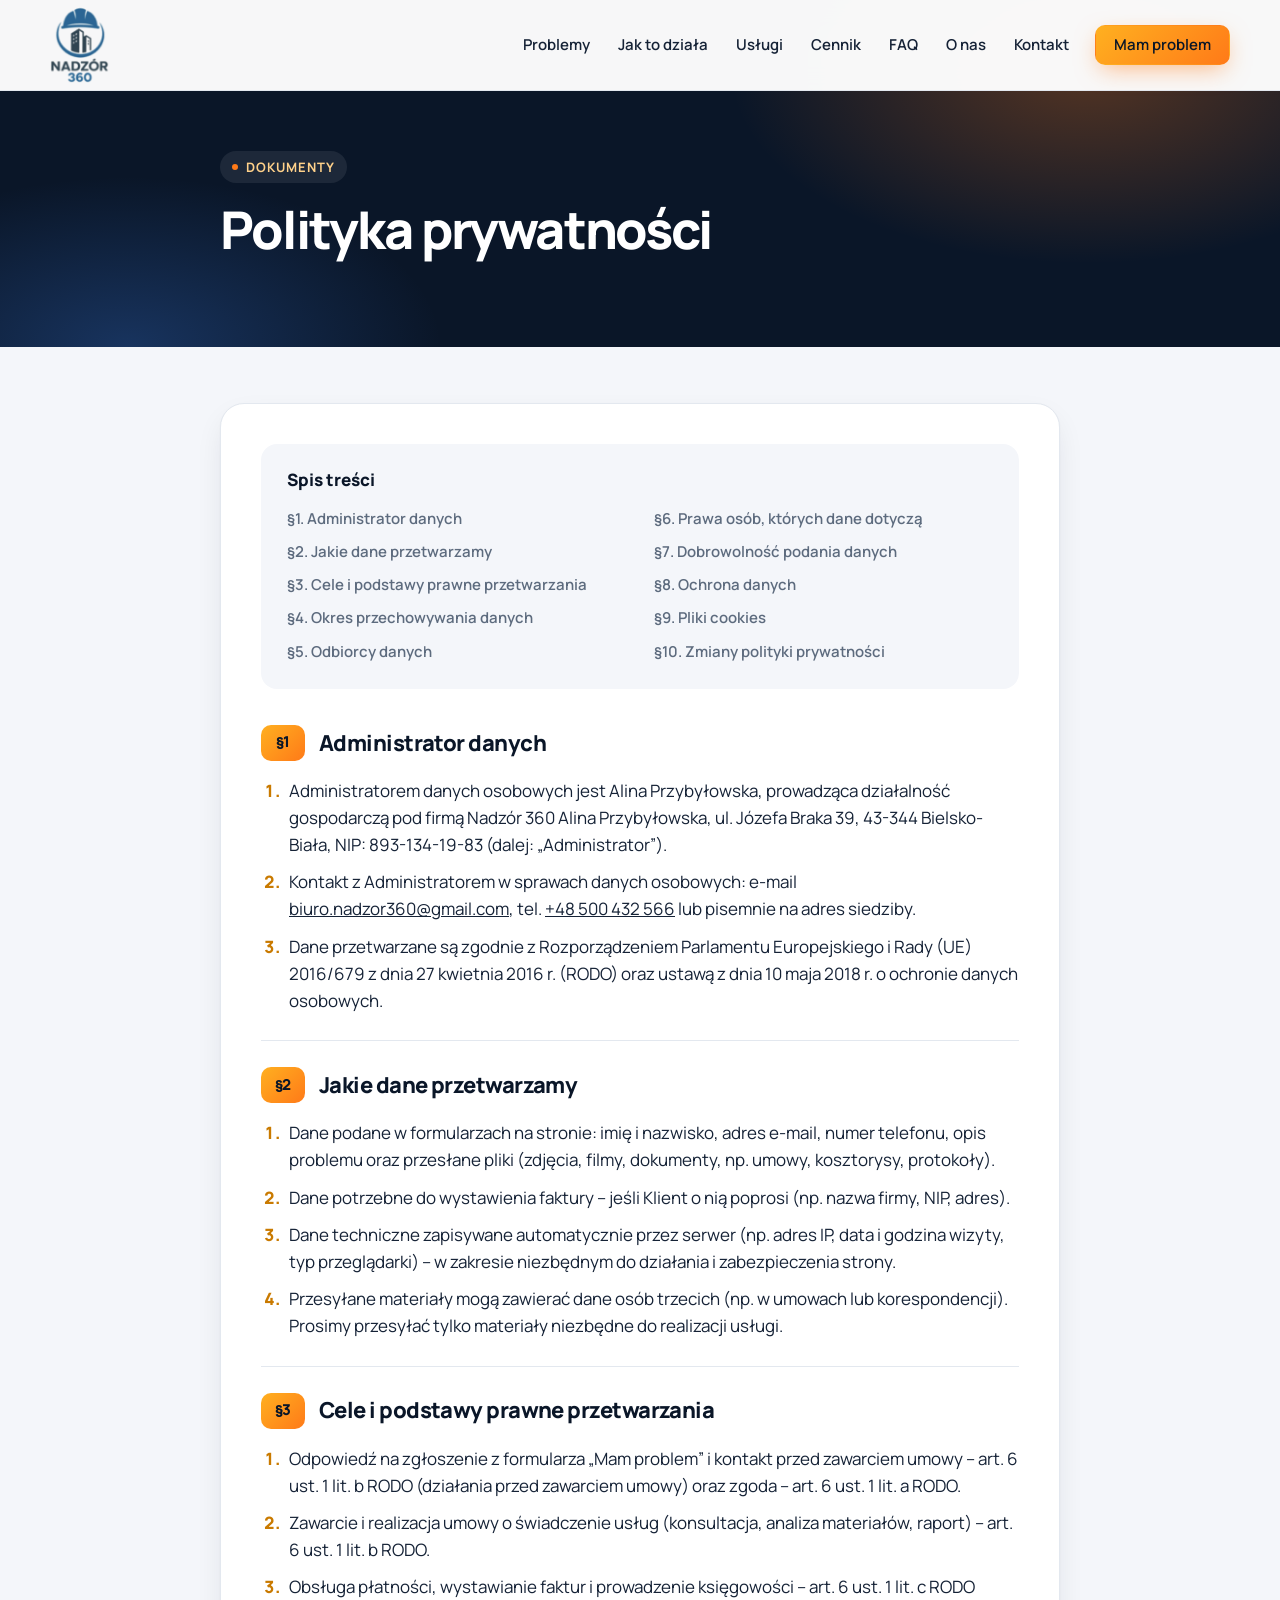
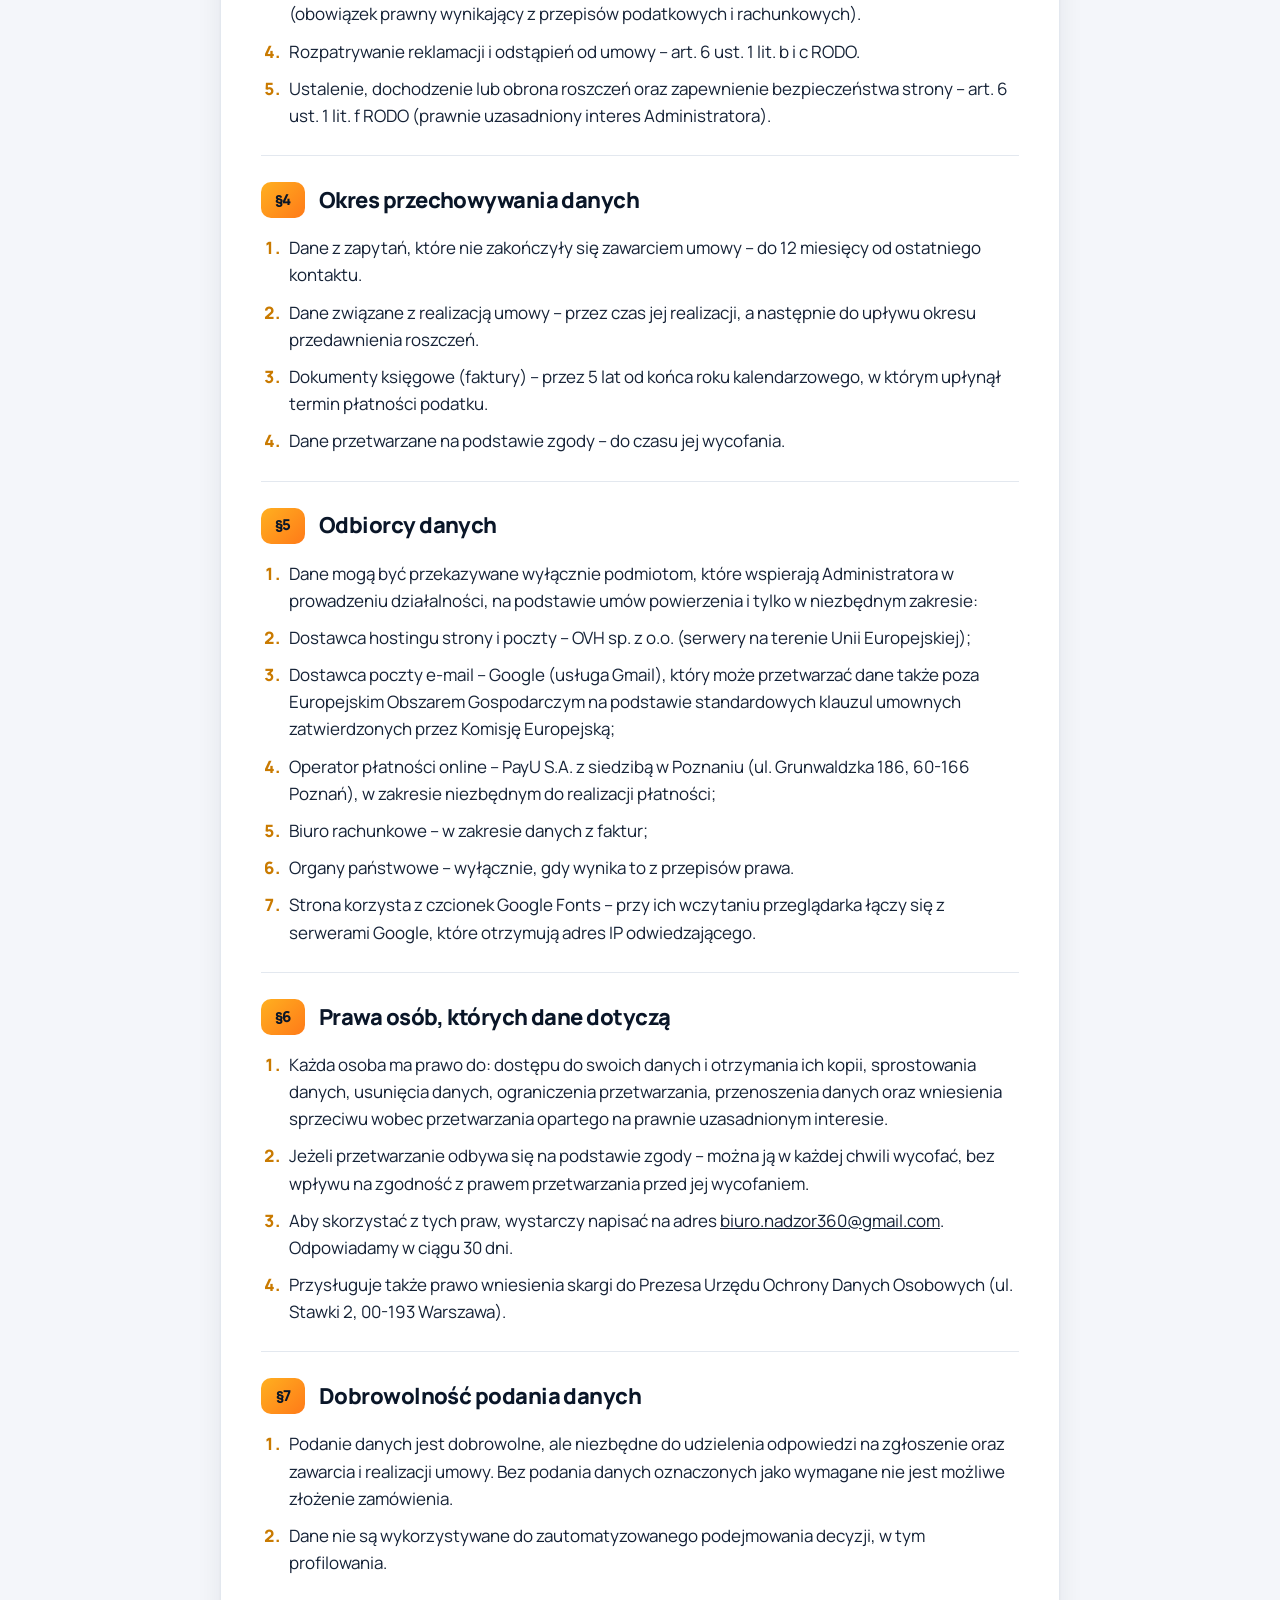
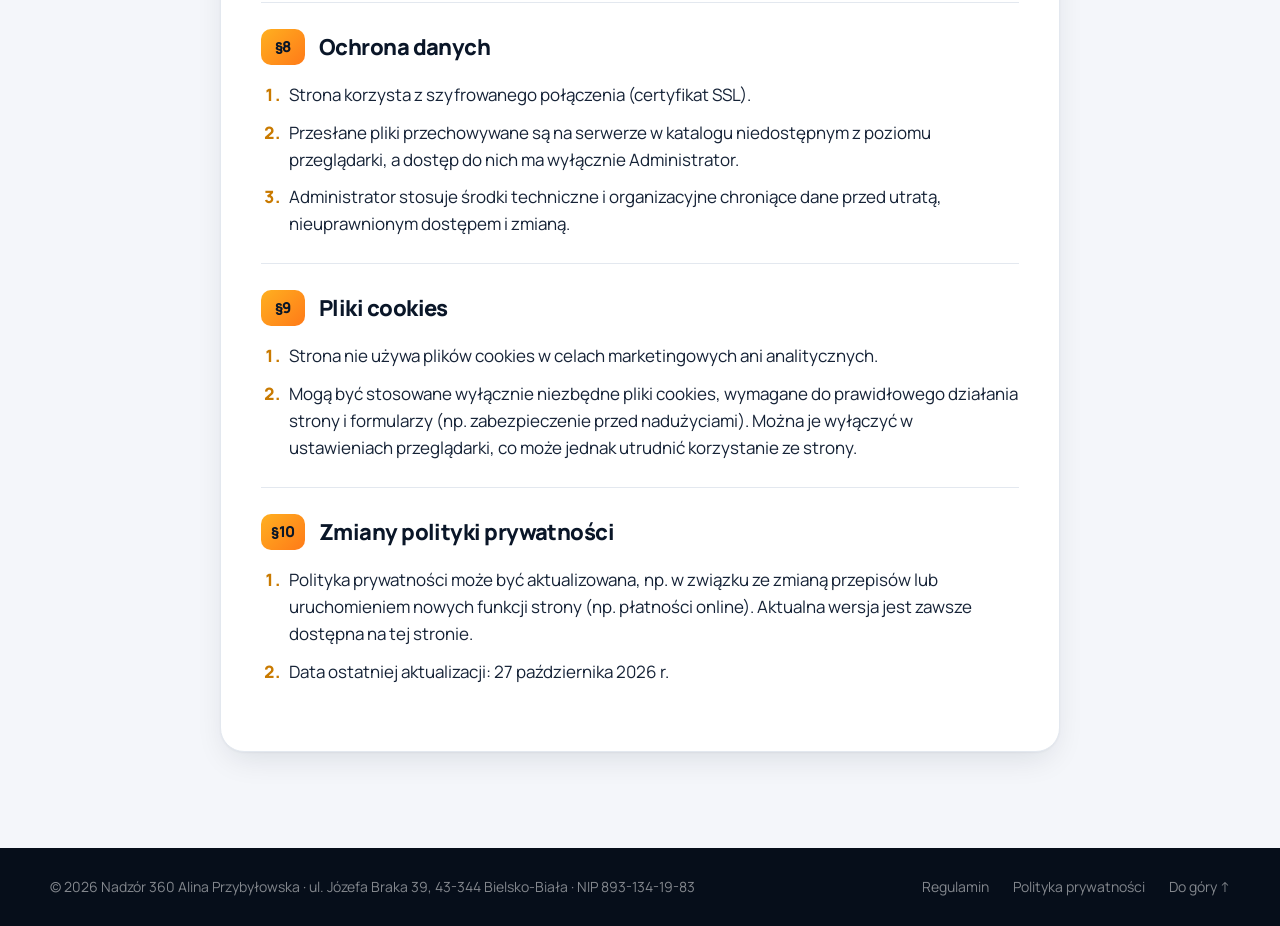
<file: polityka-prywatnosci/index.html>
<!DOCTYPE html>
<html lang="pl">
<head>
<meta charset="UTF-8">
<meta name="viewport" content="width=device-width, initial-scale=1">
<title>Polityka prywatności — NADZÓR360</title>
<meta name="description" content="Polityka prywatności NADZÓR360: administrator danych, cele i podstawy przetwarzania, odbiorcy, okres przechowywania i prawa osób, których dane dotyczą.">
<link rel="icon" href="../assets/logo-ikona.png" type="image/png">
<link rel="preconnect" href="https://fonts.googleapis.com">
<link rel="preconnect" href="https://fonts.gstatic.com" crossorigin>
<link href="https://fonts.googleapis.com/css2?family=Manrope:wght@400;500;600;700;800&family=Montserrat:wght@700&display=swap" rel="stylesheet">
<link rel="stylesheet" href="../assets/style.css?v=22">
</head>
<body>

<header class="header scrolled" id="top">
  <div class="container header__inner">
    <a href="../" class="logo" aria-label="NADZÓR360 — strona główna">
      <span class="logo__badge"><img class="logo__img" src="../assets/logo-nadzor360.png" alt="NADZÓR 360" width="244" height="318"></span>
    </a>
    <nav class="nav" id="nav" aria-label="Menu główne">
      <a href="../#problemy">Problemy</a>
      <a href="../#jak">Jak to działa</a>
      <a href="../#uslugi">Usługi</a>
      <a href="../#cennik">Cennik</a>
      <a href="../#faq">FAQ</a>
      <a href="../#o-nas">O nas</a>
      <a href="../#kontakt">Kontakt</a>
      <a href="../mam-problem/" class="btn btn--accent nav__cta">Mam problem</a>
    </nav>
    <button class="burger" id="burger" aria-label="Otwórz menu" aria-expanded="false" aria-controls="nav"><span></span><span></span><span></span></button>
  </div>
</header>

<main>
<section class="page-hero">
  <div class="container container--narrow">
    <p class="eyebrow">Dokumenty</p>
    <h1>Polityka prywatności</h1>
  </div>
</section>

<section class="section section--alt section--tight">
  <div class="container container--narrow">
    <article class="legal">
      <nav class="legal__toc" aria-label="Spis treści">
        <p>Spis treści</p>
        <ol>
        <li><a href="#p1">§1. Administrator danych</a></li>
        <li><a href="#p2">§2. Jakie dane przetwarzamy</a></li>
        <li><a href="#p3">§3. Cele i podstawy prawne przetwarzania</a></li>
        <li><a href="#p4">§4. Okres przechowywania danych</a></li>
        <li><a href="#p5">§5. Odbiorcy danych</a></li>
        <li><a href="#p6">§6. Prawa osób, których dane dotyczą</a></li>
        <li><a href="#p7">§7. Dobrowolność podania danych</a></li>
        <li><a href="#p8">§8. Ochrona danych</a></li>
        <li><a href="#p9">§9. Pliki cookies</a></li>
        <li><a href="#p10">§10. Zmiany polityki prywatności</a></li>
        </ol>
      </nav>
      <section class="legal__sec" id="p1">
        <h2><span>§1</span>Administrator danych</h2>
        <ol>
        <li>Administratorem danych osobowych jest Alina Przybyłowska, prowadząca działalność gospodarczą pod firmą Nadzór 360 Alina Przybyłowska, ul. Józefa Braka 39, 43-344 Bielsko-Biała, NIP: 893-134-19-83 (dalej: „Administrator”).</li>
        <li>Kontakt z Administratorem w sprawach danych osobowych: e-mail <a href="mailto:biuro.nadzor360@gmail.com">biuro.nadzor360@gmail.com</a>, tel. <a href="tel:+48500432566">+48 500 432 566</a> lub pisemnie na adres siedziby.</li>
        <li>Dane przetwarzane są zgodnie z Rozporządzeniem Parlamentu Europejskiego i Rady (UE) 2016/679 z dnia 27 kwietnia 2016 r. (RODO) oraz ustawą z dnia 10 maja 2018 r. o ochronie danych osobowych.</li>
        </ol>
      </section>
      <section class="legal__sec" id="p2">
        <h2><span>§2</span>Jakie dane przetwarzamy</h2>
        <ol>
        <li>Dane podane w formularzach na stronie: imię i nazwisko, adres e-mail, numer telefonu, opis problemu oraz przesłane pliki (zdjęcia, filmy, dokumenty, np. umowy, kosztorysy, protokoły).</li>
        <li>Dane potrzebne do wystawienia faktury – jeśli Klient o nią poprosi (np. nazwa firmy, NIP, adres).</li>
        <li>Dane techniczne zapisywane automatycznie przez serwer (np. adres IP, data i godzina wizyty, typ przeglądarki) – w zakresie niezbędnym do działania i zabezpieczenia strony.</li>
        <li>Przesyłane materiały mogą zawierać dane osób trzecich (np. w umowach lub korespondencji). Prosimy przesyłać tylko materiały niezbędne do realizacji usługi.</li>
        </ol>
      </section>
      <section class="legal__sec" id="p3">
        <h2><span>§3</span>Cele i podstawy prawne przetwarzania</h2>
        <ol>
        <li>Odpowiedź na zgłoszenie z formularza „Mam problem” i kontakt przed zawarciem umowy – art. 6 ust. 1 lit. b RODO (działania przed zawarciem umowy) oraz zgoda – art. 6 ust. 1 lit. a RODO.</li>
        <li>Zawarcie i realizacja umowy o świadczenie usług (konsultacja, analiza materiałów, raport) – art. 6 ust. 1 lit. b RODO.</li>
        <li>Obsługa płatności, wystawianie faktur i prowadzenie księgowości – art. 6 ust. 1 lit. c RODO (obowiązek prawny wynikający z przepisów podatkowych i rachunkowych).</li>
        <li>Rozpatrywanie reklamacji i odstąpień od umowy – art. 6 ust. 1 lit. b i c RODO.</li>
        <li>Ustalenie, dochodzenie lub obrona roszczeń oraz zapewnienie bezpieczeństwa strony – art. 6 ust. 1 lit. f RODO (prawnie uzasadniony interes Administratora).</li>
        </ol>
      </section>
      <section class="legal__sec" id="p4">
        <h2><span>§4</span>Okres przechowywania danych</h2>
        <ol>
        <li>Dane z zapytań, które nie zakończyły się zawarciem umowy – do 12 miesięcy od ostatniego kontaktu.</li>
        <li>Dane związane z realizacją umowy – przez czas jej realizacji, a następnie do upływu okresu przedawnienia roszczeń.</li>
        <li>Dokumenty księgowe (faktury) – przez 5 lat od końca roku kalendarzowego, w którym upłynął termin płatności podatku.</li>
        <li>Dane przetwarzane na podstawie zgody – do czasu jej wycofania.</li>
        </ol>
      </section>
      <section class="legal__sec" id="p5">
        <h2><span>§5</span>Odbiorcy danych</h2>
        <ol>
        <li>Dane mogą być przekazywane wyłącznie podmiotom, które wspierają Administratora w prowadzeniu działalności, na podstawie umów powierzenia i tylko w niezbędnym zakresie:</li>
        <li>Dostawca hostingu strony i poczty – OVH sp. z o.o. (serwery na terenie Unii Europejskiej);</li>
        <li>Dostawca poczty e-mail – Google (usługa Gmail), który może przetwarzać dane także poza Europejskim Obszarem Gospodarczym na podstawie standardowych klauzul umownych zatwierdzonych przez Komisję Europejską;</li>
        <li>Operator płatności online – PayU S.A. z siedzibą w Poznaniu (ul. Grunwaldzka 186, 60-166 Poznań), w zakresie niezbędnym do realizacji płatności;</li>
        <li>Biuro rachunkowe – w zakresie danych z faktur;</li>
        <li>Organy państwowe – wyłącznie, gdy wynika to z przepisów prawa.</li>
        <li>Strona korzysta z czcionek Google Fonts – przy ich wczytaniu przeglądarka łączy się z serwerami Google, które otrzymują adres IP odwiedzającego.</li>
        </ol>
      </section>
      <section class="legal__sec" id="p6">
        <h2><span>§6</span>Prawa osób, których dane dotyczą</h2>
        <ol>
        <li>Każda osoba ma prawo do: dostępu do swoich danych i otrzymania ich kopii, sprostowania danych, usunięcia danych, ograniczenia przetwarzania, przenoszenia danych oraz wniesienia sprzeciwu wobec przetwarzania opartego na prawnie uzasadnionym interesie.</li>
        <li>Jeżeli przetwarzanie odbywa się na podstawie zgody – można ją w każdej chwili wycofać, bez wpływu na zgodność z prawem przetwarzania przed jej wycofaniem.</li>
        <li>Aby skorzystać z tych praw, wystarczy napisać na adres <a href="mailto:biuro.nadzor360@gmail.com">biuro.nadzor360@gmail.com</a>. Odpowiadamy w ciągu 30 dni.</li>
        <li>Przysługuje także prawo wniesienia skargi do Prezesa Urzędu Ochrony Danych Osobowych (ul. Stawki 2, 00-193 Warszawa).</li>
        </ol>
      </section>
      <section class="legal__sec" id="p7">
        <h2><span>§7</span>Dobrowolność podania danych</h2>
        <ol>
        <li>Podanie danych jest dobrowolne, ale niezbędne do udzielenia odpowiedzi na zgłoszenie oraz zawarcia i realizacji umowy. Bez podania danych oznaczonych jako wymagane nie jest możliwe złożenie zamówienia.</li>
        <li>Dane nie są wykorzystywane do zautomatyzowanego podejmowania decyzji, w tym profilowania.</li>
        </ol>
      </section>
      <section class="legal__sec" id="p8">
        <h2><span>§8</span>Ochrona danych</h2>
        <ol>
        <li>Strona korzysta z szyfrowanego połączenia (certyfikat SSL).</li>
        <li>Przesłane pliki przechowywane są na serwerze w katalogu niedostępnym z poziomu przeglądarki, a dostęp do nich ma wyłącznie Administrator.</li>
        <li>Administrator stosuje środki techniczne i organizacyjne chroniące dane przed utratą, nieuprawnionym dostępem i zmianą.</li>
        </ol>
      </section>
      <section class="legal__sec" id="p9">
        <h2><span>§9</span>Pliki cookies</h2>
        <ol>
        <li>Strona nie używa plików cookies w celach marketingowych ani analitycznych.</li>
        <li>Mogą być stosowane wyłącznie niezbędne pliki cookies, wymagane do prawidłowego działania strony i formularzy (np. zabezpieczenie przed nadużyciami). Można je wyłączyć w ustawieniach przeglądarki, co może jednak utrudnić korzystanie ze strony.</li>
        </ol>
      </section>
      <section class="legal__sec" id="p10">
        <h2><span>§10</span>Zmiany polityki prywatności</h2>
        <ol>
        <li>Polityka prywatności może być aktualizowana, np. w związku ze zmianą przepisów lub uruchomieniem nowych funkcji strony (np. płatności online). Aktualna wersja jest zawsze dostępna na tej stronie.</li>
        <li>Data ostatniej aktualizacji: 27 października 2026 r.</li>
        </ol>
      </section>
    </article>
  </div>
</section>
</main>

<footer class="footer">
  <div class="container footer__inner">
    <span>© 2026 Nadzór 360 Alina Przybyłowska · ul. Józefa Braka 39, 43-344 Bielsko-Biała · NIP 893-134-19-83</span>
    <nav class="footer__links"><a href="../regulamin/">Regulamin</a><a href="../polityka-prywatnosci/">Polityka prywatności</a><a href="#top">Do góry ↑</a></nav>
  </div>
</footer>

<script src="../assets/app.js?v=7"></script>
</body>
</html>
</file>
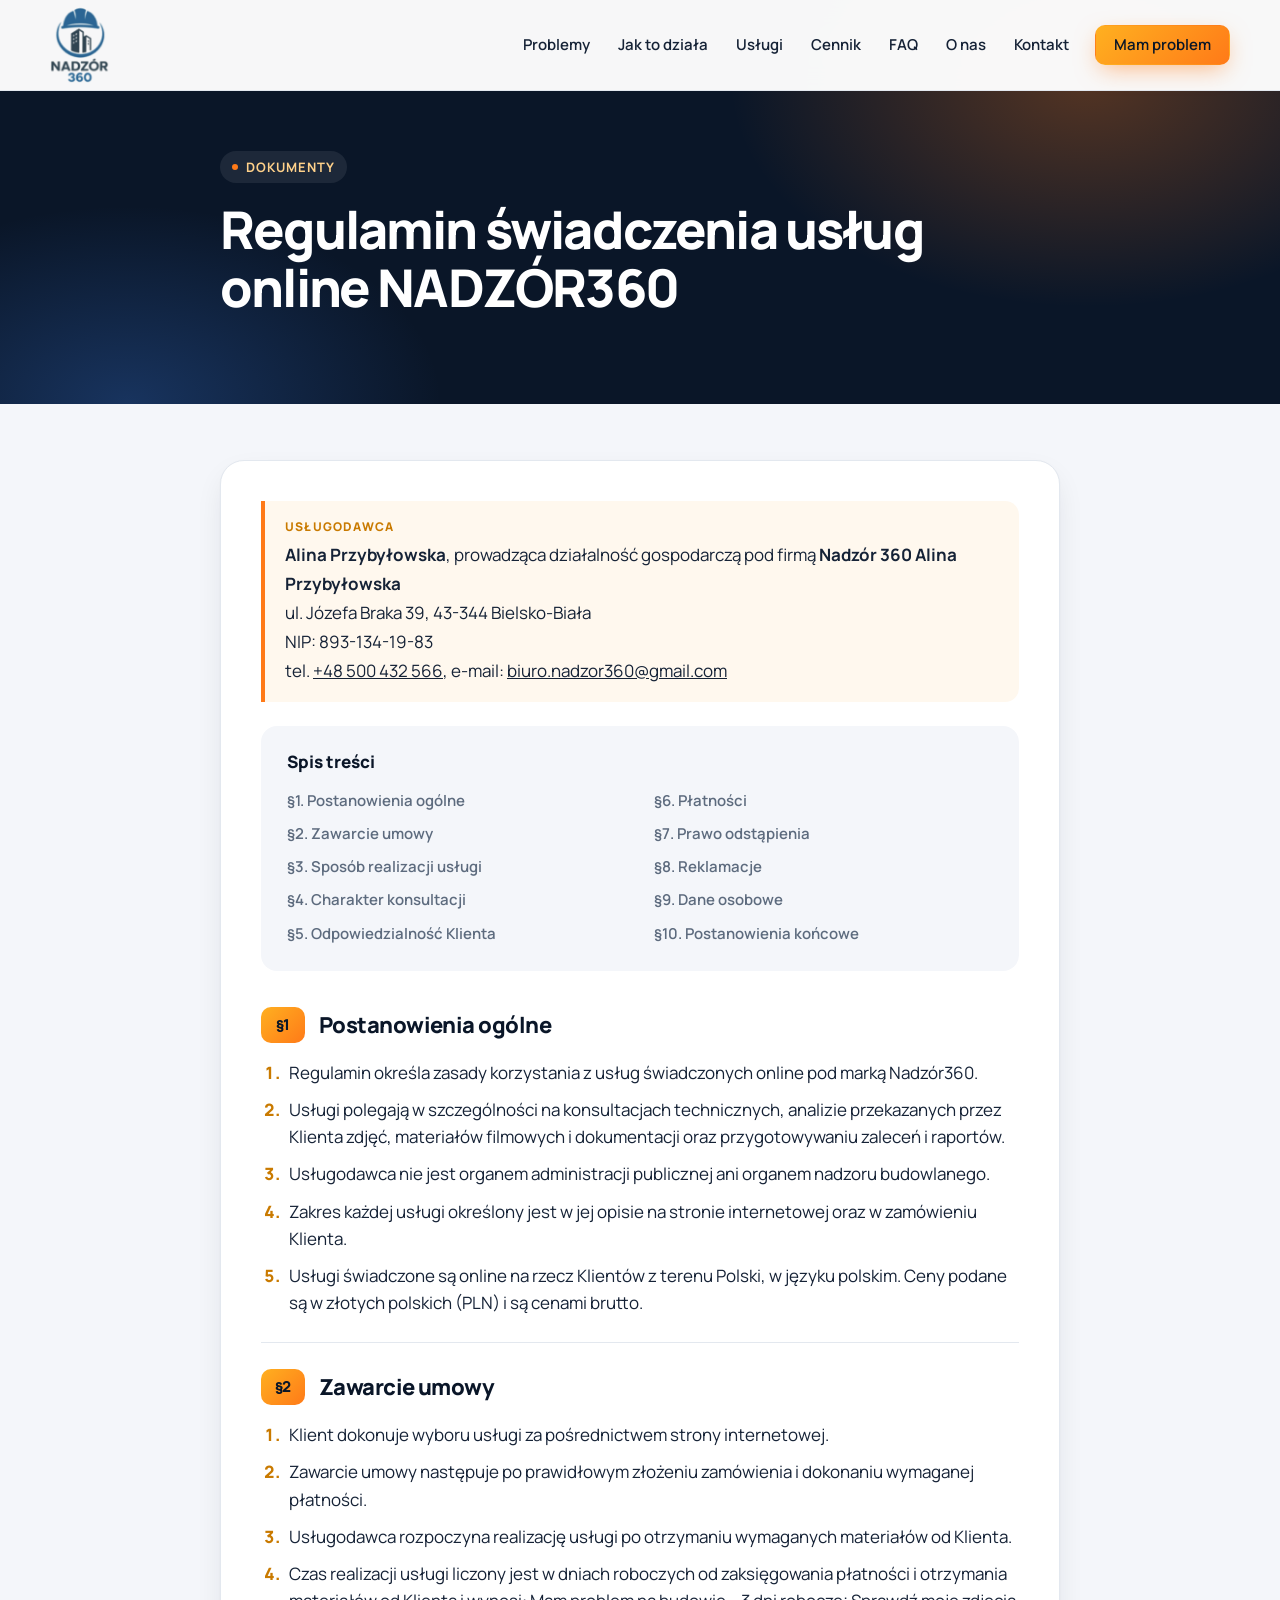
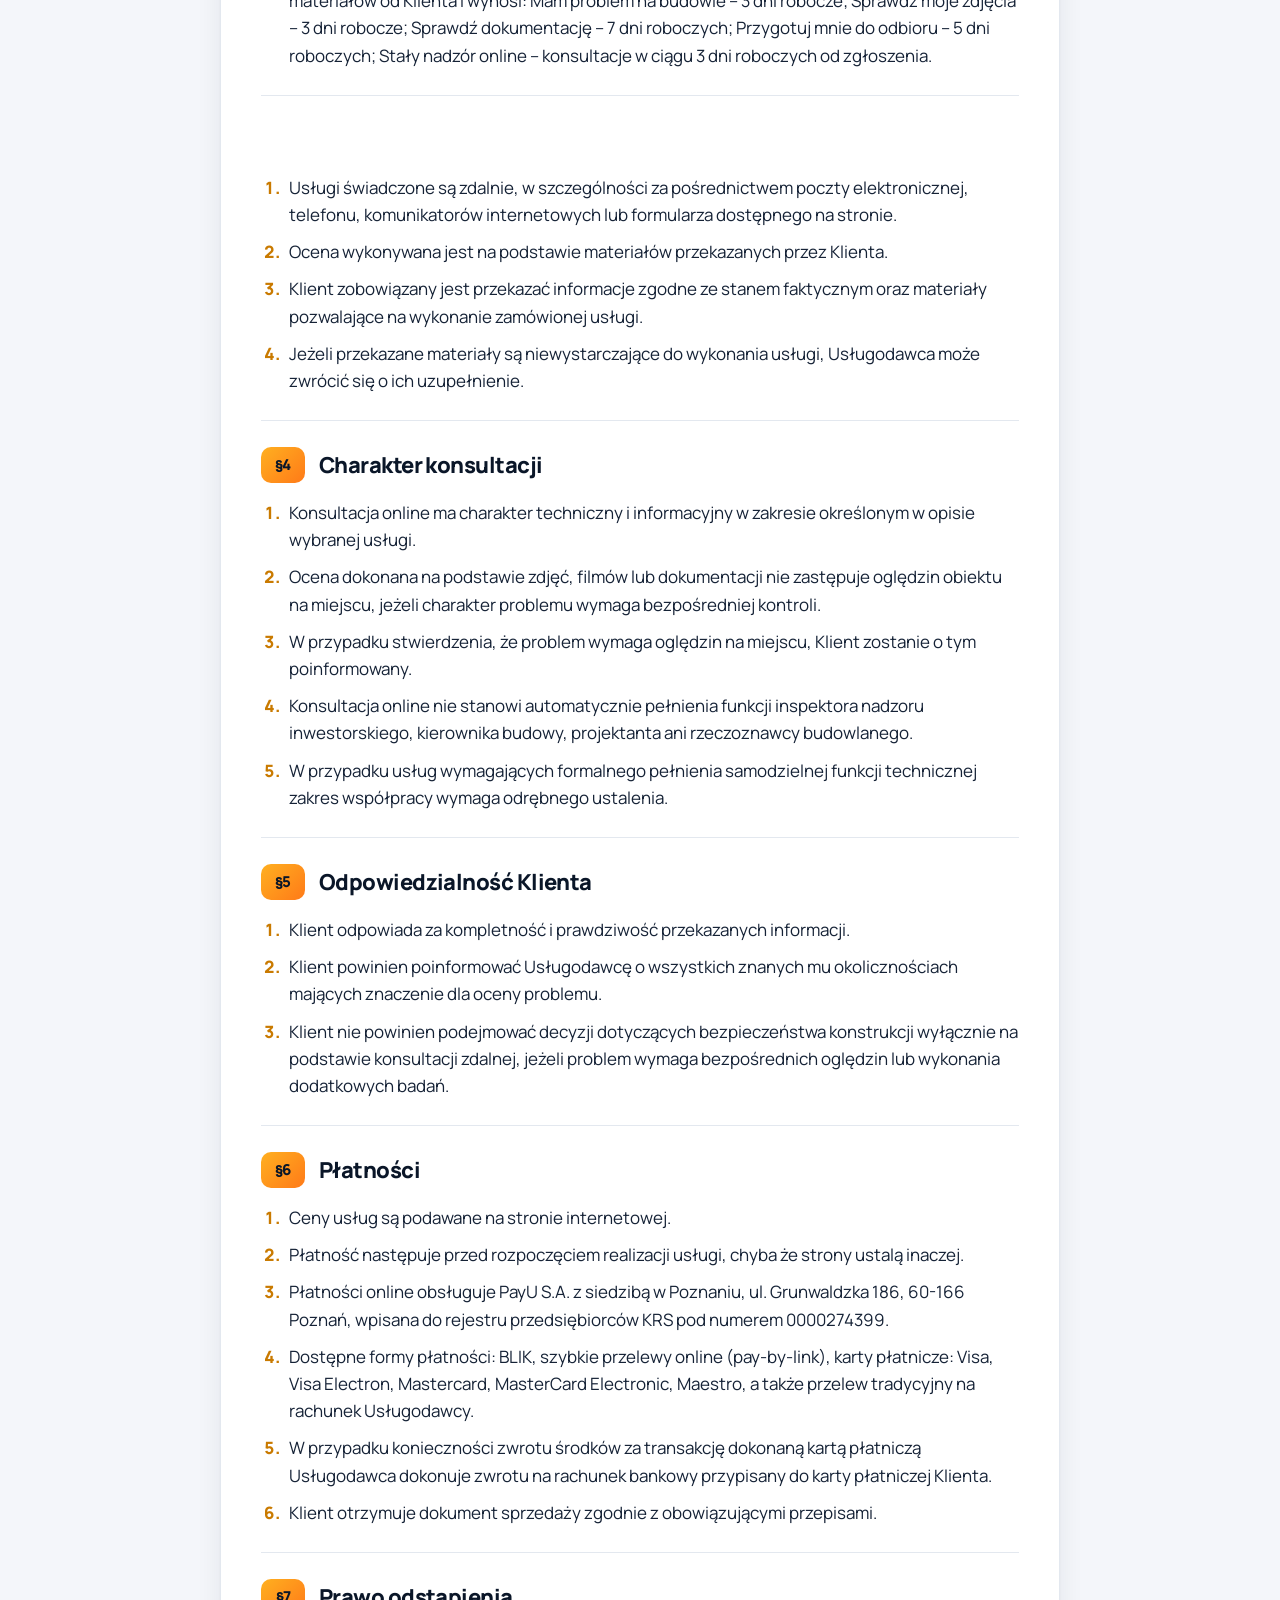
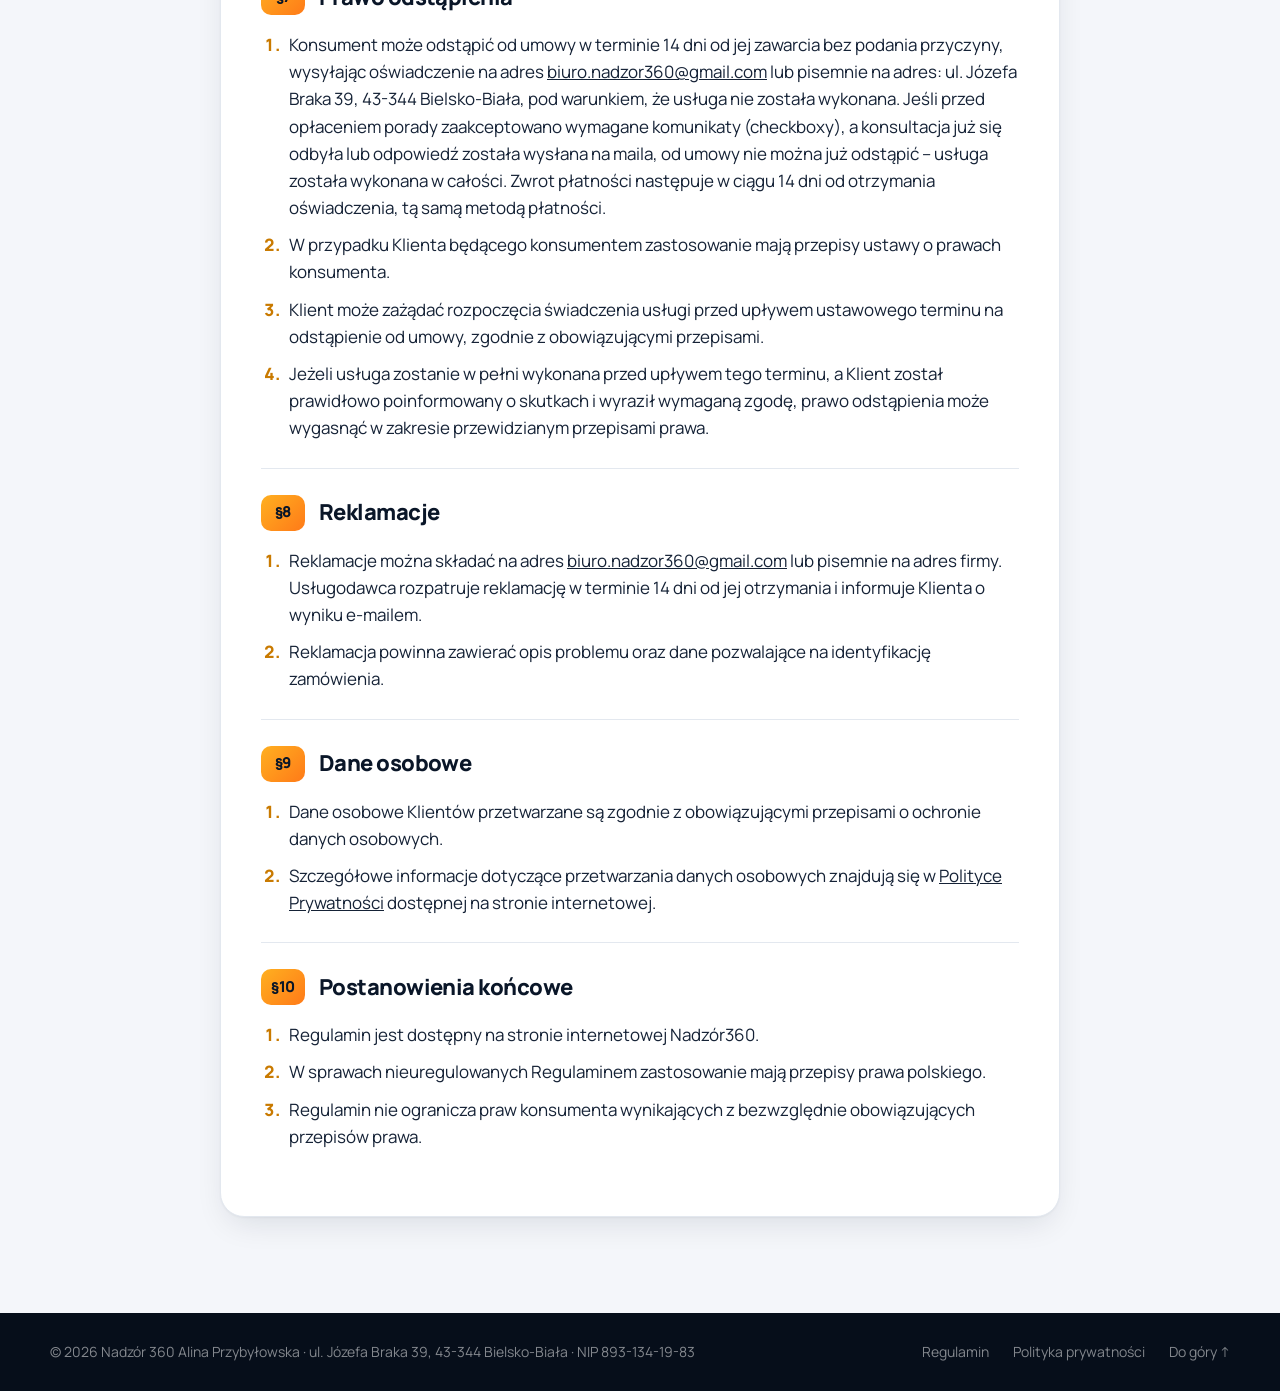
<file: regulamin/index.html>
<!DOCTYPE html>
<html lang="pl">
<head>
<meta charset="UTF-8">
<meta name="viewport" content="width=device-width, initial-scale=1">
<title>Regulamin — NADZÓR360</title>
<meta name="description" content="Regulamin świadczenia usług online NADZÓR360: zawarcie umowy, sposób realizacji konsultacji, płatności, odstąpienie, reklamacje.">
<link rel="icon" href="../assets/logo-ikona.png" type="image/png">
<link rel="preconnect" href="https://fonts.googleapis.com">
<link rel="preconnect" href="https://fonts.gstatic.com" crossorigin>
<link href="https://fonts.googleapis.com/css2?family=Manrope:wght@400;500;600;700;800&family=Montserrat:wght@700&display=swap" rel="stylesheet">
<link rel="stylesheet" href="../assets/style.css?v=22">
</head>
<body>

<header class="header scrolled" id="top">
  <div class="container header__inner">
    <a href="../" class="logo" aria-label="NADZÓR360 — strona główna">
      <span class="logo__badge"><img class="logo__img" src="../assets/logo-nadzor360.png" alt="NADZÓR 360" width="244" height="318"></span>
    </a>
    <nav class="nav" id="nav" aria-label="Menu główne">
      <a href="../#problemy">Problemy</a>
      <a href="../#jak">Jak to działa</a>
      <a href="../#uslugi">Usługi</a>
      <a href="../#cennik">Cennik</a>
      <a href="../#faq">FAQ</a>
      <a href="../#o-nas">O nas</a>
      <a href="../#kontakt">Kontakt</a>
      <a href="../mam-problem/" class="btn btn--accent nav__cta">Mam problem</a>
    </nav>
    <button class="burger" id="burger" aria-label="Otwórz menu" aria-expanded="false" aria-controls="nav"><span></span><span></span><span></span></button>
  </div>
</header>

<main>
<section class="page-hero">
  <div class="container container--narrow">
    <p class="eyebrow">Dokumenty</p>
    <h1>Regulamin świadczenia usług online NADZÓR360</h1>
  </div>
</section>

<section class="section section--alt section--tight">
  <div class="container container--narrow">
    <article class="legal">
      <div class="legal__firm">
        <p>Usługodawca</p>
        <b>Alina Przybyłowska</b>, prowadząca działalność gospodarczą pod firmą <b>Nadzór 360 Alina Przybyłowska</b><br>
        ul. Józefa Braka 39, 43-344 Bielsko-Biała<br>
        NIP: 893-134-19-83<br>
        tel. <a href="tel:+48500432566">+48 500 432 566</a>, e-mail: <a href="mailto:biuro.nadzor360@gmail.com">biuro.nadzor360@gmail.com</a>
      </div>
      <nav class="legal__toc" aria-label="Spis treści">
        <p>Spis treści</p>
        <ol>
        <li><a href="#p1">§1. Postanowienia ogólne</a></li>
        <li><a href="#p2">§2. Zawarcie umowy</a></li>
        <li><a href="#p3">§3. Sposób realizacji usługi</a></li>
        <li><a href="#p4">§4. Charakter konsultacji</a></li>
        <li><a href="#p5">§5. Odpowiedzialność Klienta</a></li>
        <li><a href="#p6">§6. Płatności</a></li>
        <li><a href="#p7">§7. Prawo odstąpienia</a></li>
        <li><a href="#p8">§8. Reklamacje</a></li>
        <li><a href="#p9">§9. Dane osobowe</a></li>
        <li><a href="#p10">§10. Postanowienia końcowe</a></li>
        </ol>
      </nav>
      <section class="legal__sec" id="p1">
        <h2><span>§1</span>Postanowienia ogólne</h2>
        <ol>
        <li>Regulamin określa zasady korzystania z usług świadczonych online pod marką Nadzór360.</li>
        <li>Usługi polegają w szczególności na konsultacjach technicznych, analizie przekazanych przez Klienta zdjęć, materiałów filmowych i dokumentacji oraz przygotowywaniu zaleceń i raportów.</li>
        <li>Usługodawca nie jest organem administracji publicznej ani organem nadzoru budowlanego.</li>
        <li>Zakres każdej usługi określony jest w jej opisie na stronie internetowej oraz w zamówieniu Klienta.</li>
        <li>Usługi świadczone są online na rzecz Klientów z terenu Polski, w języku polskim. Ceny podane są w złotych polskich (PLN) i są cenami brutto.</li>
        </ol>
      </section>
      <section class="legal__sec" id="p2">
        <h2><span>§2</span>Zawarcie umowy</h2>
        <ol>
        <li>Klient dokonuje wyboru usługi za pośrednictwem strony internetowej.</li>
        <li>Zawarcie umowy następuje po prawidłowym złożeniu zamówienia i dokonaniu wymaganej płatności.</li>
        <li>Usługodawca rozpoczyna realizację usługi po otrzymaniu wymaganych materiałów od Klienta.</li>
        <li>Czas realizacji usługi liczony jest w dniach roboczych od zaksięgowania płatności i otrzymania materiałów od Klienta i wynosi: Mam problem na budowie – 3 dni robocze; Sprawdź moje zdjęcia – 3 dni robocze; Sprawdź dokumentację – 7 dni roboczych; Przygotuj mnie do odbioru – 5 dni roboczych; Stały nadzór online – konsultacje w ciągu 3 dni roboczych od zgłoszenia.</li>
        </ol>
      </section>
      <section class="legal__sec" id="p3">
        <h2><span>§3</span>Sposób realizacji usługi</h2>
        <ol>
        <li>Usługi świadczone są zdalnie, w szczególności za pośrednictwem poczty elektronicznej, telefonu, komunikatorów internetowych lub formularza dostępnego na stronie.</li>
        <li>Ocena wykonywana jest na podstawie materiałów przekazanych przez Klienta.</li>
        <li>Klient zobowiązany jest przekazać informacje zgodne ze stanem faktycznym oraz materiały pozwalające na wykonanie zamówionej usługi.</li>
        <li>Jeżeli przekazane materiały są niewystarczające do wykonania usługi, Usługodawca może zwrócić się o ich uzupełnienie.</li>
        </ol>
      </section>
      <section class="legal__sec" id="p4">
        <h2><span>§4</span>Charakter konsultacji</h2>
        <ol>
        <li>Konsultacja online ma charakter techniczny i informacyjny w zakresie określonym w opisie wybranej usługi.</li>
        <li>Ocena dokonana na podstawie zdjęć, filmów lub dokumentacji nie zastępuje oględzin obiektu na miejscu, jeżeli charakter problemu wymaga bezpośredniej kontroli.</li>
        <li>W przypadku stwierdzenia, że problem wymaga oględzin na miejscu, Klient zostanie o tym poinformowany.</li>
        <li>Konsultacja online nie stanowi automatycznie pełnienia funkcji inspektora nadzoru inwestorskiego, kierownika budowy, projektanta ani rzeczoznawcy budowlanego.</li>
        <li>W przypadku usług wymagających formalnego pełnienia samodzielnej funkcji technicznej zakres współpracy wymaga odrębnego ustalenia.</li>
        </ol>
      </section>
      <section class="legal__sec" id="p5">
        <h2><span>§5</span>Odpowiedzialność Klienta</h2>
        <ol>
        <li>Klient odpowiada za kompletność i prawdziwość przekazanych informacji.</li>
        <li>Klient powinien poinformować Usługodawcę o wszystkich znanych mu okolicznościach mających znaczenie dla oceny problemu.</li>
        <li>Klient nie powinien podejmować decyzji dotyczących bezpieczeństwa konstrukcji wyłącznie na podstawie konsultacji zdalnej, jeżeli problem wymaga bezpośrednich oględzin lub wykonania dodatkowych badań.</li>
        </ol>
      </section>
      <section class="legal__sec" id="p6">
        <h2><span>§6</span>Płatności</h2>
        <ol>
        <li>Ceny usług są podawane na stronie internetowej.</li>
        <li>Płatność następuje przed rozpoczęciem realizacji usługi, chyba że strony ustalą inaczej.</li>
        <li>Płatności online obsługuje PayU S.A. z siedzibą w Poznaniu, ul. Grunwaldzka 186, 60-166 Poznań, wpisana do rejestru przedsiębiorców KRS pod numerem 0000274399.</li>
        <li>Dostępne formy płatności: BLIK, szybkie przelewy online (pay-by-link), karty płatnicze: Visa, Visa Electron, Mastercard, MasterCard Electronic, Maestro, a także przelew tradycyjny na rachunek Usługodawcy.</li>
        <li>W przypadku konieczności zwrotu środków za transakcję dokonaną kartą płatniczą Usługodawca dokonuje zwrotu na rachunek bankowy przypisany do karty płatniczej Klienta.</li>
        <li>Klient otrzymuje dokument sprzedaży zgodnie z obowiązującymi przepisami.</li>
        </ol>
      </section>
      <section class="legal__sec" id="p7">
        <h2><span>§7</span>Prawo odstąpienia</h2>
        <ol>
        <li>Konsument może odstąpić od umowy w terminie 14 dni od jej zawarcia bez podania przyczyny, wysyłając oświadczenie na adres <a href="mailto:biuro.nadzor360@gmail.com">biuro.nadzor360@gmail.com</a> lub pisemnie na adres: ul. Józefa Braka 39, 43-344 Bielsko-Biała, pod warunkiem, że usługa nie została wykonana. Jeśli przed opłaceniem porady zaakceptowano wymagane komunikaty (checkboxy), a konsultacja już się odbyła lub odpowiedź została wysłana na maila, od umowy nie można już odstąpić – usługa została wykonana w całości. Zwrot płatności następuje w ciągu 14 dni od otrzymania oświadczenia, tą samą metodą płatności.</li>
        <li>W przypadku Klienta będącego konsumentem zastosowanie mają przepisy ustawy o prawach konsumenta.</li>
        <li>Klient może zażądać rozpoczęcia świadczenia usługi przed upływem ustawowego terminu na odstąpienie od umowy, zgodnie z obowiązującymi przepisami.</li>
        <li>Jeżeli usługa zostanie w pełni wykonana przed upływem tego terminu, a Klient został prawidłowo poinformowany o skutkach i wyraził wymaganą zgodę, prawo odstąpienia może wygasnąć w zakresie przewidzianym przepisami prawa.</li>
        </ol>
      </section>
      <section class="legal__sec" id="p8">
        <h2><span>§8</span>Reklamacje</h2>
        <ol>
        <li>Reklamacje można składać na adres <a href="mailto:biuro.nadzor360@gmail.com">biuro.nadzor360@gmail.com</a> lub pisemnie na adres firmy. Usługodawca rozpatruje reklamację w terminie 14 dni od jej otrzymania i informuje Klienta o wyniku e-mailem.</li>
        <li>Reklamacja powinna zawierać opis problemu oraz dane pozwalające na identyfikację zamówienia.</li>
        </ol>
      </section>
      <section class="legal__sec" id="p9">
        <h2><span>§9</span>Dane osobowe</h2>
        <ol>
        <li>Dane osobowe Klientów przetwarzane są zgodnie z obowiązującymi przepisami o ochronie danych osobowych.</li>
        <li>Szczegółowe informacje dotyczące przetwarzania danych osobowych znajdują się w <a href="../polityka-prywatnosci/">Polityce Prywatności</a> dostępnej na stronie internetowej.</li>
        </ol>
      </section>
      <section class="legal__sec" id="p10">
        <h2><span>§10</span>Postanowienia końcowe</h2>
        <ol>
        <li>Regulamin jest dostępny na stronie internetowej Nadzór360.</li>
        <li>W sprawach nieuregulowanych Regulaminem zastosowanie mają przepisy prawa polskiego.</li>
        <li>Regulamin nie ogranicza praw konsumenta wynikających z bezwzględnie obowiązujących przepisów prawa.</li>
        </ol>
      </section>
    </article>
  </div>
</section>
</main>

<footer class="footer">
  <div class="container footer__inner">
    <span>© 2026 Nadzór 360 Alina Przybyłowska · ul. Józefa Braka 39, 43-344 Bielsko-Biała · NIP 893-134-19-83</span>
    <nav class="footer__links"><a href="../regulamin/">Regulamin</a><a href="../polityka-prywatnosci/">Polityka prywatności</a><a href="#top">Do góry ↑</a></nav>
  </div>
</footer>

<script src="../assets/app.js?v=7"></script>
</body>
</html>
</file>
<file: assets/style.css>
:root{
  --ink:#0a1628;--navy:#0f2a44;--navy-2:#163a5e;
  --accent:#ffb020;--accent-2:#ff7a18;--accent-d:#c97a00;
  --text:#152236;--muted:#5d6b7e;--bg:#fff;--bg-alt:#f4f6fa;--line:#e3e8ef;
  --radius:20px;--shadow:0 1px 2px rgba(10,22,40,.04),0 12px 32px -8px rgba(10,22,40,.12);
  --grad:linear-gradient(135deg,var(--accent) 0%,var(--accent-2) 100%);
}
*{box-sizing:border-box;margin:0;padding:0}
html{scroll-behavior:smooth;scroll-padding-top:84px}
body{font-family:Manrope,system-ui,sans-serif;font-size:17px;line-height:1.6;color:var(--text);background:var(--bg);overflow-x:hidden;-webkit-font-smoothing:antialiased}
img,svg{max-width:100%;display:block}
a{color:inherit}
.container{width:min(1180px,100% - 32px);margin-inline:auto}
.container--narrow{width:min(840px,100% - 32px)}
h1,h2,h3{line-height:1.1;color:var(--ink);letter-spacing:-.025em}
h1{font-size:clamp(36px,5.6vw,66px);font-weight:800;letter-spacing:-.035em}
h2{font-size:clamp(28px,3.8vw,46px);font-weight:800;margin-bottom:14px}
h3{font-size:20px;font-weight:800;letter-spacing:-.01em}
.eyebrow{display:inline-flex;align-items:center;gap:8px;font-size:13px;font-weight:700;letter-spacing:.08em;text-transform:uppercase;color:var(--accent-d);background:#fff5e0;padding:6px 12px;border-radius:99px;margin-bottom:18px}
.eyebrow::before{content:"";width:6px;height:6px;border-radius:50%;background:var(--accent-2)}
.section{padding:112px 0}
.section--alt{background:var(--bg-alt)}
.section__lead{color:var(--muted);max-width:640px;font-size:19px;margin-bottom:48px}

/* buttons */
.btn{display:inline-flex;align-items:center;justify-content:center;gap:10px;padding:13px 22px;border-radius:14px;font:700 16px/1.2 Manrope,sans-serif;text-decoration:none;border:1.5px solid transparent;cursor:pointer;transition:transform .2s,box-shadow .2s,background .2s,color .2s}
.btn .arr{width:18px;height:18px;transition:transform .2s}
.btn:hover .arr{transform:translateX(4px)}
.btn--lg{padding:17px 28px;font-size:17px}
.btn--block{width:100%}
.btn--accent{background:var(--grad);color:var(--ink);box-shadow:0 8px 24px -6px rgba(255,122,24,.55)}
.btn--accent:hover{transform:translateY(-2px);box-shadow:0 14px 30px -6px rgba(255,122,24,.6)}
.btn--ghost{border-color:rgba(255,255,255,.22);color:#fff;background:rgba(255,255,255,.06);backdrop-filter:blur(8px)}
.btn--ghost:hover{background:rgba(255,255,255,.14)}
.btn--outline{border-color:var(--line);color:var(--ink);background:var(--bg-alt)}
.btn--outline:hover{background:var(--ink);border-color:var(--ink);color:#fff}
.link-btn{display:inline-flex;align-items:center;gap:6px;background:none;border:0;font:700 15px Manrope,sans-serif;color:var(--ink);cursor:pointer;padding:0;margin-top:auto;text-align:left}
.link-btn:hover{color:var(--accent-2)}

/* header */
.header{position:fixed;top:0;left:0;right:0;z-index:50;color:#fff;transition:background .3s,box-shadow .3s,border-color .3s;border-bottom:1px solid transparent}
.header.scrolled,.header.menu-open{background:rgba(10,22,40,.78);backdrop-filter:blur(16px) saturate(160%);-webkit-backdrop-filter:blur(16px) saturate(160%);border-color:rgba(255,255,255,.08)}
.header__inner{display:flex;align-items:center;justify-content:space-between;height:76px;gap:20px}
.logo{display:flex;align-items:center;gap:10px;text-decoration:none;color:#fff}
.logo__mark{width:46px;height:54px;flex:none}
.logo__text{font-family:Montserrat,Manrope,sans-serif;font-weight:700;font-size:21px;letter-spacing:.02em}
.logo__text b{color:#3b93dc;margin-left:4px}
.nav{display:flex;align-items:center;gap:4px}
.nav a{text-decoration:none;font-weight:600;font-size:15px;color:rgba(255,255,255,.78);padding:8px 12px;border-radius:10px;transition:.2s}
.nav a:hover{color:#fff;background:rgba(255,255,255,.08)}
.nav .nav__cta{color:var(--ink);padding:10px 18px;margin-left:10px}
.nav .nav__cta:hover{color:var(--ink);background:var(--grad)}
.burger{display:none;background:rgba(255,255,255,.08);border:1px solid rgba(255,255,255,.12);border-radius:12px;width:46px;height:46px;flex-direction:column;justify-content:center;gap:5px;cursor:pointer}
.burger span{display:block;height:2px;width:20px;background:#fff;margin-inline:auto;transition:.25s;border-radius:2px}
.burger[aria-expanded=true] span:nth-child(1){transform:translateY(7px) rotate(45deg)}
.burger[aria-expanded=true] span:nth-child(2){opacity:0}
.burger[aria-expanded=true] span:nth-child(3){transform:translateY(-7px) rotate(-45deg)}

/* hero */
.hero{background:var(--ink);color:#fff;padding:168px 0 120px;position:relative;overflow:hidden;isolation:isolate}
.hero::before{content:"";position:absolute;inset:-20%;z-index:-2;background:
  radial-gradient(40% 45% at 78% 30%,rgba(255,122,24,.35),transparent 70%),
  radial-gradient(35% 40% at 15% 85%,rgba(56,120,220,.35),transparent 70%),
  radial-gradient(50% 50% at 50% 0%,rgba(22,58,94,.9),transparent 70%);
  animation:drift 18s ease-in-out infinite alternate}
.hero::after{content:"";position:absolute;inset:0;z-index:-1;background-image:linear-gradient(rgba(255,255,255,.05) 1px,transparent 1px),linear-gradient(90deg,rgba(255,255,255,.05) 1px,transparent 1px);background-size:56px 56px;-webkit-mask-image:radial-gradient(70% 60% at 50% 40%,#000,transparent);mask-image:radial-gradient(70% 60% at 50% 40%,#000,transparent)}
@keyframes drift{to{transform:translate3d(-4%,3%,0) scale(1.08)}}
.hero__inner{display:grid;grid-template-columns:1.15fr .85fr;gap:64px;align-items:center}
.hero .eyebrow{background:rgba(255,255,255,.08);color:#ffd18a;border:1px solid rgba(255,255,255,.1)}
.hero h1{color:#fff;margin-bottom:24px}
.hero h1 span{background:var(--grad);-webkit-background-clip:text;background-clip:text;color:transparent}
.lead{font-size:20px;color:rgba(255,255,255,.72);max-width:560px;margin-bottom:36px}
.hero__cta{display:flex;flex-wrap:wrap;gap:14px;margin-bottom:36px}
.hero__trust{list-style:none;display:flex;flex-wrap:wrap;gap:10px}
.hero__trust li{font-weight:600;font-size:14px;color:rgba(255,255,255,.85);background:rgba(255,255,255,.06);border:1px solid rgba(255,255,255,.1);padding:8px 14px;border-radius:99px}
.hero__trust li::before{content:"✓";margin-right:6px;color:var(--accent)}
.hero__card{position:relative;background:rgba(255,255,255,.96);border-radius:28px;padding:20px 20px 24px;box-shadow:0 40px 80px -20px rgba(0,0,0,.6),0 0 0 1px rgba(255,255,255,.2);color:var(--text);animation:float 6s ease-in-out infinite}
@keyframes float{50%{transform:translateY(-10px)}}
.hero__badge{position:absolute;top:-16px;right:24px;display:flex;align-items:center;gap:8px;background:var(--ink);color:#fff;font-size:13px;font-weight:700;padding:8px 14px;border-radius:99px;box-shadow:0 10px 24px rgba(0,0,0,.35)}
.dot{width:8px;height:8px;border-radius:50%;background:#22c55e;box-shadow:0 0 0 0 rgba(34,197,94,.6);animation:pulse 2s infinite}
@keyframes pulse{70%{box-shadow:0 0 0 8px rgba(34,197,94,0)}100%{box-shadow:0 0 0 0 rgba(34,197,94,0)}}
.chat__head{display:flex;align-items:center;gap:12px;padding:4px 4px 16px;border-bottom:1px solid var(--line);margin-bottom:16px}
.chat__head b{display:block;font-size:15px;color:var(--ink)}
.chat__head small{display:block;font-size:12px;color:var(--muted)}
.chat__avatar{width:40px;height:40px;border-radius:12px;background:var(--grad);display:grid;place-items:center;font-weight:800;color:var(--ink)}
.chat{display:flex;flex-direction:column;gap:10px;font-size:15px}
.chat__msg{padding:12px 16px;border-radius:18px;max-width:88%}
.chat__msg--in{background:var(--bg-alt);align-self:flex-start;border-bottom-left-radius:6px}
.chat__msg--out{background:var(--ink);color:#fff;align-self:flex-end;border-bottom-right-radius:6px}
.chat__photo{width:60%;align-self:flex-start}
.chat__file{display:flex;align-items:center;gap:8px;align-self:flex-end;background:#fff5e0;color:var(--accent-d);padding:10px 14px;border-radius:12px;font-weight:700;font-size:14px}
.chat__file svg{width:18px;height:18px}

/* plans */
.plans{display:grid;grid-template-columns:repeat(3,1fr);gap:20px}
.plan{position:relative;display:flex;flex-direction:column;background:#fff;border:1px solid var(--line);border-radius:var(--radius);padding:32px 28px;transition:transform .25s,box-shadow .25s,border-color .25s}
.plan:hover{box-shadow:var(--shadow);transform:translateY(-4px);border-color:transparent}
.plan h3{font-size:14px;letter-spacing:.12em;color:var(--muted)}
.plan__price{font-size:48px;font-weight:800;color:var(--ink);margin:10px 0 10px;letter-spacing:-.04em;line-height:1}
.plan__price small{font-size:18px;font-weight:600;color:var(--muted);letter-spacing:0}
.plan__desc{color:var(--muted);margin-bottom:20px;font-size:16px}
.plan ul{list-style:none;margin-bottom:28px;flex:1;border-top:1px solid var(--line);padding-top:18px}
.plan li{padding:6px 0 6px 30px;position:relative;font-size:16px}
.plan li::before{content:"";position:absolute;left:0;top:10px;width:18px;height:18px;border-radius:50%;background:#fff5e0 url("data:image/svg+xml,%3Csvg xmlns='http://www.w3.org/2000/svg' viewBox='0 0 24 24' fill='none' stroke='%23c97a00' stroke-width='3.5' stroke-linecap='round' stroke-linejoin='round'%3E%3Cpath d='M20 6 9 17l-5-5'/%3E%3C/svg%3E") center/11px no-repeat}
.plan--featured{background:var(--ink);border-color:var(--ink);color:#fff;box-shadow:0 30px 60px -20px rgba(10,22,40,.5)}
.plan--featured::before{content:"";position:absolute;inset:0;border-radius:inherit;padding:1.5px;background:var(--grad);-webkit-mask:linear-gradient(#000 0 0) content-box,linear-gradient(#000 0 0);-webkit-mask-composite:xor;mask-composite:exclude;pointer-events:none}
.plan--featured h3{color:#ffd18a}
.plan--featured .plan__price{color:#fff}
.plan--featured .plan__desc{color:rgba(255,255,255,.65)}
.plan--featured ul{border-color:rgba(255,255,255,.12)}
.plan--featured li::before{background-color:rgba(255,176,32,.18)}
.plan__badge{position:absolute;top:-14px;left:28px;background:var(--grad);color:var(--ink);font-size:12px;font-weight:800;padding:6px 14px;border-radius:99px;text-transform:uppercase;letter-spacing:.06em}
.plan--sos h3{color:#e5484d}

/* problems */
.problems{display:grid;grid-template-columns:repeat(3,1fr);gap:20px}
.problem{display:flex;flex-direction:column;gap:12px;background:#fff;border-radius:var(--radius);padding:30px;border:1px solid var(--line);transition:transform .25s,box-shadow .25s}
.problem:hover{transform:translateY(-4px);box-shadow:var(--shadow)}
.problem__icon{width:52px;height:52px;border-radius:14px;background:var(--ink);color:var(--accent);display:grid;place-items:center;margin-bottom:6px;transition:.25s}
.problem__icon svg{width:24px;height:24px}
.problem:hover .problem__icon{background:var(--grad);color:var(--ink)}
.problem p{color:var(--muted);font-size:16px;margin-bottom:8px}

/* steps */
.steps{list-style:none;display:grid;grid-template-columns:repeat(4,1fr);gap:20px;margin-top:40px;position:relative}
.steps::before{content:"";position:absolute;top:52px;left:12%;right:12%;height:2px;background:repeating-linear-gradient(90deg,var(--line) 0 8px,transparent 8px 16px);z-index:0}
.steps li{position:relative;z-index:1;padding:30px 24px;border-radius:var(--radius);background:#fff;border:1px solid var(--line)}
.steps span{display:grid;place-items:center;width:46px;height:46px;border-radius:14px;background:var(--grad);color:var(--ink);font-weight:800;font-size:19px;margin-bottom:18px;box-shadow:0 8px 18px -6px rgba(255,122,24,.6)}
.steps h3{margin-bottom:8px}
.steps p{color:var(--muted);font-size:16px}

/* pricelist */
.pricelist{background:#fff;border-radius:var(--radius);border:1px solid var(--line);margin-top:12px;overflow:hidden;box-shadow:var(--shadow)}
.pricelist__row{display:flex;justify-content:space-between;align-items:center;gap:16px;padding:20px 28px;border-bottom:1px solid var(--line);transition:background .2s}
.pricelist__row:hover{background:#fffaf0}
.pricelist__row:last-child{border-bottom:0}
.pricelist__row b{color:var(--ink);white-space:nowrap;font-size:18px}
.note{color:var(--muted);font-size:15px;margin-top:16px}

/* form */
.problem-form{display:grid;grid-template-columns:.85fr 1.15fr;gap:64px;align-items:start}
.problem-form>form{background:#fff;border:1px solid var(--line);border-radius:24px;padding:32px;box-shadow:var(--shadow)}
.form{display:flex;flex-direction:column;gap:18px}
.form label{display:flex;flex-direction:column;gap:8px;font-weight:700;font-size:14px;color:var(--ink)}
.form input:not([type=checkbox]):not([type=file]),.form select,.form textarea{font:16px Manrope,sans-serif;padding:14px 16px;border:1.5px solid var(--line);border-radius:12px;background:var(--bg-alt);color:var(--text);width:100%;transition:.2s}
.form input:focus,.form select:focus,.form textarea:focus{outline:none;border-color:var(--accent-2);background:#fff;box-shadow:0 0 0 4px rgba(255,122,24,.12)}
.form .invalid{border-color:#e5484d!important}
.form__row{display:grid;grid-template-columns:1fr 1fr;gap:16px}
.form label.check{flex-direction:row;align-items:flex-start;gap:10px;font-weight:500;color:var(--muted);font-size:15px}
.check input{margin-top:3px;width:18px;height:18px;accent-color:var(--accent-2);flex:none}
.form label.check.invalid{color:#e5484d}
.form__ok{background:#e9f9ef;color:#157a3e;padding:14px 16px;border-radius:12px;font-weight:600}
.upload input{position:absolute;width:1px;height:1px;opacity:0}
.upload__box{display:flex;flex-direction:column;align-items:center;gap:4px;padding:28px;border:1.5px dashed #c5cfdc;border-radius:16px;background:var(--bg-alt);cursor:pointer;text-align:center;font-size:17px;color:var(--ink);transition:.2s}
.upload__icon{width:48px;height:48px;border-radius:14px;background:#fff;display:grid;place-items:center;color:var(--accent-2);box-shadow:var(--shadow);margin-bottom:8px}
.upload__icon svg{width:24px;height:24px}
.upload__box small{font-weight:500;color:var(--muted);font-size:14px}
.upload:hover .upload__box,.upload.drag .upload__box{border-color:var(--accent-2);background:#fff8ee}
.previews{display:grid;grid-template-columns:repeat(auto-fill,minmax(84px,1fr));gap:10px}
.previews:empty{display:none}
.previews figure{position:relative;aspect-ratio:1;border-radius:12px;background:var(--bg-alt);border:1px solid var(--line);display:grid;place-items:center;overflow:hidden}
.previews img{width:100%;height:100%;object-fit:contain}
.previews figcaption{font-size:11px;padding:4px;text-align:center;word-break:break-all}
.previews button{position:absolute;top:4px;right:4px;width:22px;height:22px;border-radius:50%;border:0;background:rgba(10,22,40,.8);color:#fff;cursor:pointer;line-height:1}

/* faq */
.faq{margin-top:12px;display:flex;flex-direction:column;gap:12px}
.faq details{background:#fff;border:1px solid var(--line);border-radius:16px;padding:0 24px;transition:box-shadow .2s}
.faq details[open]{box-shadow:var(--shadow)}
.faq summary{cursor:pointer;font-weight:700;color:var(--ink);padding:22px 44px 22px 0;list-style:none;position:relative;font-size:17px}
.faq summary::-webkit-details-marker{display:none}
.faq summary::after{content:"+";position:absolute;right:0;top:50%;width:30px;height:30px;margin-top:-15px;border-radius:50%;background:var(--bg-alt);display:grid;place-items:center;font-size:20px;color:var(--ink);transition:transform .25s,background .25s}
.faq details[open] summary::after{transform:rotate(45deg);background:var(--grad)}
.faq details p{padding-bottom:22px;color:var(--muted)}

/* about */
.about{display:grid;grid-template-columns:.85fr 1.15fr;gap:64px;align-items:center}
.about__photo{position:relative;aspect-ratio:4/5;width:100%;max-width:420px;border-radius:28px;background:linear-gradient(160deg,var(--navy-2),var(--ink));display:grid;place-items:center;overflow:hidden}
.about__photo::before{content:"";position:absolute;width:70%;aspect-ratio:1;border-radius:50%;background:var(--grad);filter:blur(60px);opacity:.45;bottom:-20%;right:-20%}
.about__photo span{position:relative;background:rgba(255,255,255,.1);border:1px dashed rgba(255,255,255,.35);color:#fff;padding:10px 16px;border-radius:12px;font-weight:600}
.about p{color:var(--muted);margin-bottom:22px;font-size:18px}
.about__list{list-style:none;display:grid;gap:12px}
.about__list li{padding:14px 18px 14px 52px;position:relative;font-weight:700;background:var(--bg-alt);border-radius:14px}
.about__list li::before{content:"";position:absolute;left:16px;top:50%;margin-top:-12px;width:24px;height:24px;border-radius:8px;background:url("data:image/svg+xml,%3Csvg xmlns='http://www.w3.org/2000/svg' viewBox='0 0 24 24' fill='none' stroke='%230a1628' stroke-width='3.5' stroke-linecap='round' stroke-linejoin='round'%3E%3Cpath d='M20 6 9 17l-5-5'/%3E%3C/svg%3E") center/13px no-repeat,var(--grad)}

/* contact */
.section--dark{background:var(--ink);color:#fff;position:relative;overflow:hidden;isolation:isolate}
.section--dark::before{content:"";position:absolute;inset:0;z-index:-1;background:radial-gradient(45% 70% at 90% 100%,rgba(255,122,24,.28),transparent 70%)}
.section--dark h2{color:#fff}
.section--dark .eyebrow{background:rgba(255,255,255,.08);color:#ffd18a}
.section--dark p{color:rgba(255,255,255,.7);font-size:18px}
.contact{display:grid;grid-template-columns:1fr 1fr;gap:40px;align-items:center}
.contact__items{display:flex;flex-direction:column;gap:14px;align-items:stretch;max-width:440px;width:100%;justify-self:end}
.contact__item{display:flex;gap:14px;align-items:center;text-decoration:none;font-size:19px;font-weight:700;background:rgba(255,255,255,.06);border:1px solid rgba(255,255,255,.1);padding:16px 18px;border-radius:16px;transition:.2s}
.contact__item:hover{background:rgba(255,255,255,.12)}
.contact__icon{width:42px;height:42px;border-radius:12px;background:var(--grad);color:var(--ink);display:grid;place-items:center;flex:none}
.contact__icon svg{width:20px;height:20px}
.footer{background:#060e1a;color:rgba(255,255,255,.5);padding:28px 0;font-size:14px}
.footer__inner{display:flex;justify-content:space-between;gap:16px;flex-wrap:wrap}
.footer a{text-decoration:none}
.footer a:hover{color:#fff}

/* modal */
.modal{position:fixed;inset:0;z-index:100;display:grid;place-items:center;padding:16px}
.modal[hidden]{display:none}
.modal__backdrop{position:absolute;inset:0;background:rgba(6,14,26,.6);backdrop-filter:blur(6px);-webkit-backdrop-filter:blur(6px);animation:fade .2s}
.modal__dialog{position:relative;background:#fff;border-radius:24px;width:min(560px,100%);max-height:calc(100dvh - 32px);overflow:auto;padding:32px;box-shadow:0 40px 80px -20px rgba(0,0,0,.5);animation:pop .3s cubic-bezier(.2,.9,.3,1.2)}
@keyframes fade{from{opacity:0}}
@keyframes pop{from{opacity:0;transform:translateY(16px) scale(.97)}}
.modal__close{position:absolute;top:14px;right:14px;width:36px;height:36px;border-radius:50%;background:var(--bg-alt);border:0;font-size:24px;color:var(--ink);cursor:pointer;line-height:1}
.modal__close:hover{background:var(--line)}
.modal h3{margin-bottom:20px;padding-right:24px;font-size:22px}
.modal .step>p{color:var(--muted);margin-bottom:16px}
.step .upload{margin-bottom:14px}
.step .previews{margin-bottom:16px}
.progress{list-style:none;display:flex;gap:6px;margin-bottom:24px;padding-right:44px}
.progress li{flex:1;font-size:13px;font-weight:700;color:var(--muted);padding-top:10px;position:relative}
.progress li::before{content:"";position:absolute;top:0;left:0;right:0;height:4px;border-radius:4px;background:var(--line)}
.progress li.is-active,.progress li.is-done{color:var(--ink)}
.progress li.is-active::before,.progress li.is-done::before{background:var(--grad)}
.pay{display:grid;grid-template-columns:repeat(3,1fr);gap:10px;margin-bottom:16px}
.pay__opt{padding:16px 6px;border:1.5px solid var(--line);border-radius:14px;background:#fff;font:700 15px Manrope,sans-serif;color:var(--ink);cursor:pointer;transition:.2s}
.pay__opt.is-active{border-color:var(--accent-2);background:#fff8ee;box-shadow:0 0 0 4px rgba(255,122,24,.12)}
.demo-note{font-size:14px;background:var(--bg-alt);padding:14px 16px;border-radius:12px;color:var(--muted);margin-bottom:20px}
.done{text-align:center;padding:10px 0}
.done__icon{width:72px;height:72px;margin:0 auto 16px;border-radius:50%;background:var(--grad);color:var(--ink);display:grid;place-items:center;box-shadow:0 12px 30px -8px rgba(255,122,24,.6)}
.done__icon svg{width:34px;height:34px}
.done p{color:var(--muted);margin-bottom:22px}
body.no-scroll{overflow:hidden}

/* reveal */
.reveal{opacity:0;transform:translateY(24px);transition:opacity .7s ease,transform .7s cubic-bezier(.2,.8,.2,1)}
.reveal.in{opacity:1;transform:none}
@media (prefers-reduced-motion:reduce){
  *,*::before,*::after{animation:none!important;transition:none!important}
  .reveal{opacity:1;transform:none}
}

/* CTA box (strona główna) */
.cta-box{display:flex;align-items:center;justify-content:space-between;gap:40px;background:var(--ink);color:#fff;border-radius:28px;padding:48px;position:relative;overflow:hidden;isolation:isolate}
.cta-box::before{content:"";position:absolute;inset:0;z-index:-1;background:radial-gradient(50% 90% at 100% 0%,rgba(255,122,24,.3),transparent 70%)}
.cta-box h2{color:#fff}
.cta-box p{color:rgba(255,255,255,.7);max-width:560px;font-size:18px}
.cta-box .eyebrow{background:rgba(255,255,255,.08);color:#ffd18a}
.cta-box .btn{flex:none}

/* podstrona Mam problem */
.page-hero{background:var(--ink);color:#fff;padding:150px 0 72px;position:relative;overflow:hidden;isolation:isolate}
.page-hero::before{content:"";position:absolute;inset:0;z-index:-1;background:radial-gradient(40% 80% at 85% 20%,rgba(255,122,24,.3),transparent 70%),radial-gradient(35% 70% at 10% 100%,rgba(56,120,220,.3),transparent 70%)}
.page-hero h1{color:#fff;margin-bottom:16px}
.page-hero .eyebrow{background:rgba(255,255,255,.08);color:#ffd18a}
.page-hero .lead{margin-bottom:0}
.section--tight{padding:56px 0 96px}
.wizard{display:flex;flex-direction:column;gap:20px}
.wstep{border:1px solid var(--line);background:#fff;border-radius:24px;padding:28px;min-width:0;transition:border-color .2s,box-shadow .2s}
.wstep legend{display:flex;align-items:center;gap:14px;float:left;width:100%;margin-bottom:20px;font-size:21px;font-weight:800;color:var(--ink);letter-spacing:-.01em;line-height:1.25}
.wstep legend+*{clear:both}
.wstep legend small{display:block;font-size:12px;font-weight:700;letter-spacing:.1em;text-transform:uppercase;color:var(--accent-d);margin-bottom:2px}
.wstep__num{flex:none;width:44px;height:44px;border-radius:14px;background:var(--grad);color:var(--ink);display:grid;place-items:center;font-size:19px;font-weight:800}
.wstep__num svg{width:22px;height:22px}
.wstep__err{display:none;color:#e5484d;font-weight:600;font-size:15px;margin-top:12px}
.wstep.has-error{border-color:#e5484d;box-shadow:0 0 0 4px rgba(229,72,77,.08)}
.wstep.has-error .wstep__err{display:block}
.chips{display:flex;flex-wrap:wrap;gap:10px}
.chip{position:relative;cursor:pointer}
.chip input{position:absolute;opacity:0;width:1px;height:1px}
.chip span{display:inline-flex;align-items:center;gap:8px;padding:11px 18px;border:1.5px solid var(--line);border-radius:99px;font-weight:600;font-size:16px;color:var(--ink);background:var(--bg-alt);transition:.15s;user-select:none}
.chip span::before{content:"";width:18px;height:18px;border-radius:6px;border:1.5px solid #b9c6d4;background:#fff;flex:none;transition:.15s}
.chip:hover span{border-color:#c5cfdc;background:#fff}
.chip input:checked+span{border-color:var(--accent-2);background:#fff8ee}
.chip input:checked+span::before{border-color:var(--accent-2);background:var(--accent-2) url("data:image/svg+xml,%3Csvg xmlns='http://www.w3.org/2000/svg' viewBox='0 0 24 24' fill='none' stroke='%23fff' stroke-width='4' stroke-linecap='round' stroke-linejoin='round'%3E%3Cpath d='M20 6 9 17l-5-5'/%3E%3C/svg%3E") center/12px no-repeat}
.chip input:focus-visible+span{box-shadow:0 0 0 4px rgba(255,122,24,.2)}
.wstep textarea,.field input{font:16px Manrope,sans-serif;padding:14px 16px;border:1.5px solid var(--line);border-radius:14px;background:var(--bg-alt);color:var(--text);width:100%;resize:vertical;transition:.2s}
.wstep textarea:focus,.field input:focus{outline:none;border-color:var(--accent-2);background:#fff;box-shadow:0 0 0 4px rgba(255,122,24,.12)}
.field{display:flex;flex-direction:column;gap:8px;font-weight:700;font-size:14px;color:var(--ink)}
.consent{display:flex;gap:10px;align-items:flex-start;margin-top:16px;color:var(--muted);font-size:15px;cursor:pointer}
.consent input{margin-top:3px;width:18px;height:18px;accent-color:var(--accent-2);flex:none}
.mats{display:grid;grid-template-columns:repeat(3,1fr);gap:12px}
.mat{position:relative;display:flex;flex-direction:column;align-items:flex-start;gap:4px;padding:18px;border:1.5px dashed #c5cfdc;border-radius:16px;background:var(--bg-alt);cursor:pointer;transition:.2s}
.mat:hover,.mat.drag{border-color:var(--accent-2);background:#fff8ee}
.mat input{position:absolute;opacity:0;width:1px;height:1px}
.mat__icon{width:38px;height:38px;border-radius:12px;background:#fff;display:grid;place-items:center;color:var(--accent-2);box-shadow:var(--shadow);margin-bottom:6px}
.mat__icon svg{width:19px;height:19px}
.mat__name{font-weight:800;color:var(--ink)}
.mat__count{font-size:14px;color:var(--muted)}
.mat.has-files{border-style:solid;border-color:var(--accent-2);background:#fff8ee}
.mat.has-files .mat__count{color:var(--accent-d);font-weight:700}
.mat.has-files .mat__icon{background:var(--grad);color:var(--ink)}
.wizard__submit{margin-top:8px;letter-spacing:.02em}
.thanks{text-align:center;background:#fff;border:1px solid var(--line);border-radius:28px;padding:56px 32px;box-shadow:var(--shadow)}
.thanks:focus{outline:none}
.thanks h2{font-size:clamp(24px,3vw,34px)}
.thanks p{color:var(--muted);max-width:560px;margin:0 auto 18px}
.thanks .demo-note{display:inline-block;margin-bottom:24px}
@media (max-width:1020px){.cta-box{flex-direction:column;align-items:flex-start;padding:36px}}
@media (max-width:640px){
  .page-hero{padding:120px 0 56px}
  .wstep{padding:22px 18px}
  .wstep legend{font-size:19px}
  .mats{grid-template-columns:repeat(2,1fr)}
  .chip span{padding:10px 14px;font-size:15px}
  .cta-box{padding:28px 22px}
  .cta-box .btn{width:100%}
  .wizard__submit{font-size:15px;padding:17px 14px}
  .thanks{padding:40px 20px}
}

/* responsive */
@media (max-width:1020px){
  .nav{position:fixed;top:76px;left:0;right:0;flex-direction:column;align-items:stretch;gap:0;background:var(--ink);padding:8px 16px 24px;box-shadow:0 20px 30px rgba(0,0,0,.3);transform:translateY(-8px);opacity:0;visibility:hidden;transition:transform .25s,opacity .25s,visibility .25s;max-height:calc(100dvh - 76px);overflow:auto}
  .nav.open{transform:none;opacity:1;visibility:visible}
  .nav a{padding:16px 6px;font-size:18px;color:#fff;border-bottom:1px solid rgba(255,255,255,.08);border-radius:0}
  .nav .nav__cta{margin:18px 0 0;border:0;border-radius:14px;justify-content:center;color:var(--ink)}
  .burger{display:flex}
  .hero{padding:132px 0 96px}
  .hero__inner,.problem-form,.about,.contact{grid-template-columns:1fr;gap:48px}
  .hero__card{max-width:480px}
  .plans,.problems{grid-template-columns:repeat(2,1fr)}
  .steps{grid-template-columns:repeat(2,1fr)}
  .steps::before{display:none}
  .about__photo{max-width:380px}
  .contact__items{justify-self:start}
}
@media (max-width:640px){
  .section{padding:80px 0}
  .hero{padding:116px 0 80px}
  .lead{font-size:18px}
  .hero__cta .btn{width:100%}
  .plans,.problems,.steps{grid-template-columns:1fr}
  .form__row{grid-template-columns:1fr}
  .problem-form>form{padding:22px}
  .pricelist__row{padding:18px 20px}
  .modal__dialog{padding:26px 20px}
  .contact__item{font-size:17px}
  .plan__price{font-size:44px}
}
.nowrap{white-space:nowrap}

/* Co możemy sprawdzić */
.scope h2{margin-bottom:40px}
.scope__grid{list-style:none;display:grid;grid-template-columns:repeat(4,1fr);gap:14px}
.scope__grid li{display:flex;align-items:center;gap:14px;padding:18px 20px;border-radius:16px;background:rgba(255,255,255,.05);border:1px solid rgba(255,255,255,.1);font-weight:700;font-size:17px;color:#fff;transition:background .2s,border-color .2s}
.scope__grid li:hover{background:rgba(255,255,255,.1);border-color:rgba(255,176,32,.4)}
.scope__ic{flex:none;width:32px;height:32px;border-radius:10px;background:var(--grad);color:var(--ink);display:grid;place-items:center}
.scope__ic svg{width:16px;height:16px}
@media (max-width:1020px){.scope__grid{grid-template-columns:repeat(3,1fr)}}
@media (max-width:760px){.scope__grid{grid-template-columns:repeat(2,minmax(0,1fr));gap:10px}.scope__grid li{padding:12px 10px;font-size:14.5px;gap:8px;min-width:0;line-height:1.3}.scope__ic{width:22px;height:22px;border-radius:7px}.scope__ic svg{width:12px;height:12px}}

/* regulamin */
.footer__links{display:flex;gap:24px}
.faq details p a,.check a{color:var(--accent-d);font-weight:700}
.legal{background:#fff;border:1px solid var(--line);border-radius:24px;padding:40px;box-shadow:var(--shadow)}
.legal__toc{background:var(--bg-alt);border-radius:16px;padding:22px 26px;margin-bottom:36px}
.legal__toc p{font-weight:800;color:var(--ink);margin-bottom:8px}
.legal__toc ol{list-style:none;columns:2;column-gap:28px}
.legal__toc li{padding:3px 0;break-inside:avoid}
.legal__toc a{text-decoration:none;color:var(--muted);font-weight:600;font-size:15px}
.legal__toc a:hover{color:var(--accent-d)}
.legal__sec{padding:26px 0;border-top:1px solid var(--line);scroll-margin-top:96px}
.legal__sec:first-of-type{border-top:0;padding-top:0}
.legal__sec h2{display:flex;align-items:center;gap:14px;font-size:22px;margin-bottom:16px}
.legal__sec h2 span{flex:none;min-width:44px;height:36px;padding:0 10px;border-radius:10px;background:var(--grad);color:var(--ink);display:grid;place-items:center;font-size:15px}
.legal__sec ol{padding-left:22px;display:grid;gap:10px;color:var(--text)}
.legal__sec li{padding-left:6px}
.legal__sec li::marker{color:var(--accent-d);font-weight:800}
.page-hero h1{font-size:clamp(30px,4.6vw,52px)}
@media (max-width:640px){.legal{padding:24px 18px}.legal__toc ol{columns:1}.legal__sec h2{font-size:19px}.footer__links{gap:18px}}
.legal__firm{border-left:4px solid var(--accent-2);background:#fff8ee;border-radius:0 14px 14px 0;padding:16px 20px;margin-bottom:24px;line-height:1.7}
.legal__firm p{font-size:12px;font-weight:800;letter-spacing:.1em;text-transform:uppercase;color:var(--accent-d);margin-bottom:4px}

/* hero: tekst klientki */
.lead--sub{font-size:17px;margin-top:-18px;color:rgba(255,255,255,.62)}
.hero-strip{background:var(--grad);color:var(--ink)}
.hero-strip p{padding:18px 0;font-weight:700;font-size:18px;text-align:center}
.hero-strip a{color:var(--ink);text-decoration:underline;text-underline-offset:3px}
.problem .link-btn{text-decoration:none;text-transform:uppercase;letter-spacing:.04em;font-size:14px}
/* 6 kroków */
.steps--6{grid-template-columns:repeat(3,1fr)}
.steps--6::before{display:none}
@media (max-width:1020px){.steps--6{grid-template-columns:repeat(2,1fr)}}
@media (max-width:640px){.steps--6{grid-template-columns:1fr}.hero-strip p{font-size:16px;padding:16px 0}}

/* wersja 18:41 — hero, dlaczego, pakiety */
.hero__tags{color:#ffd18a;font-weight:700;font-size:15px;letter-spacing:.02em;margin:-16px 0 32px}
.why h2{font-size:clamp(24px,3vw,36px);line-height:1.25;margin-bottom:20px}
.why p:not(.eyebrow){font-size:19px;max-width:720px}
.steps--caps h3{text-transform:uppercase;letter-spacing:.04em;font-size:17px}
.plan h3{font-size:20px;letter-spacing:-.01em;color:var(--ink);text-transform:none}
.plan--featured h3{color:#fff}
.plan__sub{font-size:14px;font-weight:700;color:var(--accent-d);margin-top:4px}
.plan--featured .plan__sub{color:#ffd18a}
.plan__price small{font-size:18px;font-weight:600;color:var(--muted);letter-spacing:0;margin-left:2px}
.plan--featured .plan__price small{color:rgba(255,255,255,.6)}
.plan__lab{font-weight:800;font-size:14px;color:var(--ink);margin-bottom:-8px}
.plan--featured .plan__lab{color:#fff}
.plan .plan__desc{margin-bottom:16px}
.plans{display:flex;flex-wrap:wrap;justify-content:center}
.plans>.plan{flex:0 1 calc((100% - 40px)/3)}
@media (max-width:1020px){.plans>.plan{flex-basis:calc((100% - 20px)/2)}}
@media (max-width:640px){.plans>.plan{flex-basis:100%}}
.plan__lab{margin-bottom:6px;border-top:1px solid var(--line);padding-top:16px}
.plan--featured .plan__lab{border-color:rgba(255,255,255,.12)}
.plan__lab+ul{border-top:0;padding-top:0}

/* logo klientki w oryginalnych kolorach */
.logo__badge{display:flex;align-items:center;gap:8px;background:#fff;border-radius:14px;padding:5px 14px 5px 8px;box-shadow:0 6px 18px rgba(0,0,0,.18)}
.logo__badge .logo__mark{width:38px;height:44px}
.logo__badge .logo__text{color:#26323d;font-size:19px}
.logo__badge .logo__text b{color:#1a6fb0}
@media (max-width:640px){.logo__badge{padding:4px 12px 4px 6px}.logo__badge .logo__mark{width:32px;height:38px}.logo__badge .logo__text{font-size:17px}}
/* O nas: zdjęcie */
.about__person{margin:0;justify-self:center;text-align:center}
.about__person img{width:213px;height:auto;border-radius:24px;box-shadow:var(--shadow);background:#fff}
.about__person figcaption{margin-top:14px;font-weight:800;color:var(--ink);font-size:18px}
.about__list li{line-height:1.45}
/* Realizacje */
.gallery{display:grid;grid-template-columns:repeat(auto-fit,minmax(260px,1fr));gap:18px;margin-top:28px}
.gallery figure{margin:0;border-radius:20px;overflow:hidden;background:#fff;box-shadow:var(--shadow);max-width:640px}
.gallery img{width:100%;height:auto}
.gallery{grid-template-columns:repeat(auto-fit,minmax(260px,420px));justify-content:center}
/* logo klientki — oryginalny plik */
.logo__badge{padding:4px 10px}
.logo__img{height:62px;width:auto;display:block}
@media (max-width:640px){.logo__img{height:54px}.logo__badge{padding:3px 8px}}
@media (min-width:1021px){.header__inner{height:90px}.logo__img{height:76px}html{scroll-padding-top:100px}}
@media (max-width:1020px){.logo__img{height:62px}.logo__badge{padding:3px 8px}}

/* Biały nagłówek — logo klientki na przezroczystym tle, bez plakietki */
.header,.header.scrolled,.header.menu-open{background:rgba(255,255,255,.97);color:var(--ink);border-bottom:1px solid var(--line);backdrop-filter:blur(12px);-webkit-backdrop-filter:blur(12px)}
.header.scrolled{box-shadow:0 6px 20px rgba(10,22,40,.08)}
.logo__badge{background:none;box-shadow:none;padding:0;border-radius:0}
.nav a{color:var(--text)}
.nav a:hover{color:var(--ink);background:var(--bg-alt)}
.nav .nav__cta,.nav .nav__cta:hover{color:var(--ink)}
.burger{background:var(--bg-alt);border-color:var(--line)}
.burger span{background:var(--ink)}
@media (max-width:1020px){
  .nav{background:#fff;box-shadow:0 20px 30px rgba(10,22,40,.12)}
  .nav a{color:var(--ink);border-bottom-color:var(--line)}
}
.pay-note{font-size:14px;background:var(--bg-alt);padding:12px 14px;border-radius:12px;color:var(--muted)}
#orderForm .btn[disabled]{opacity:.7;cursor:wait}
.plan__time{font-size:14px;font-weight:700;color:var(--ink);background:var(--bg-alt);border-radius:10px;padding:6px 10px;margin:0 0 12px;align-self:flex-start}
.plan--featured .plan__time{background:rgba(255,255,255,.08);color:#fff}
.pay-note a,.consent a{color:var(--accent-d);font-weight:700}
.footer__links{flex-wrap:wrap;row-gap:8px}
</file>
